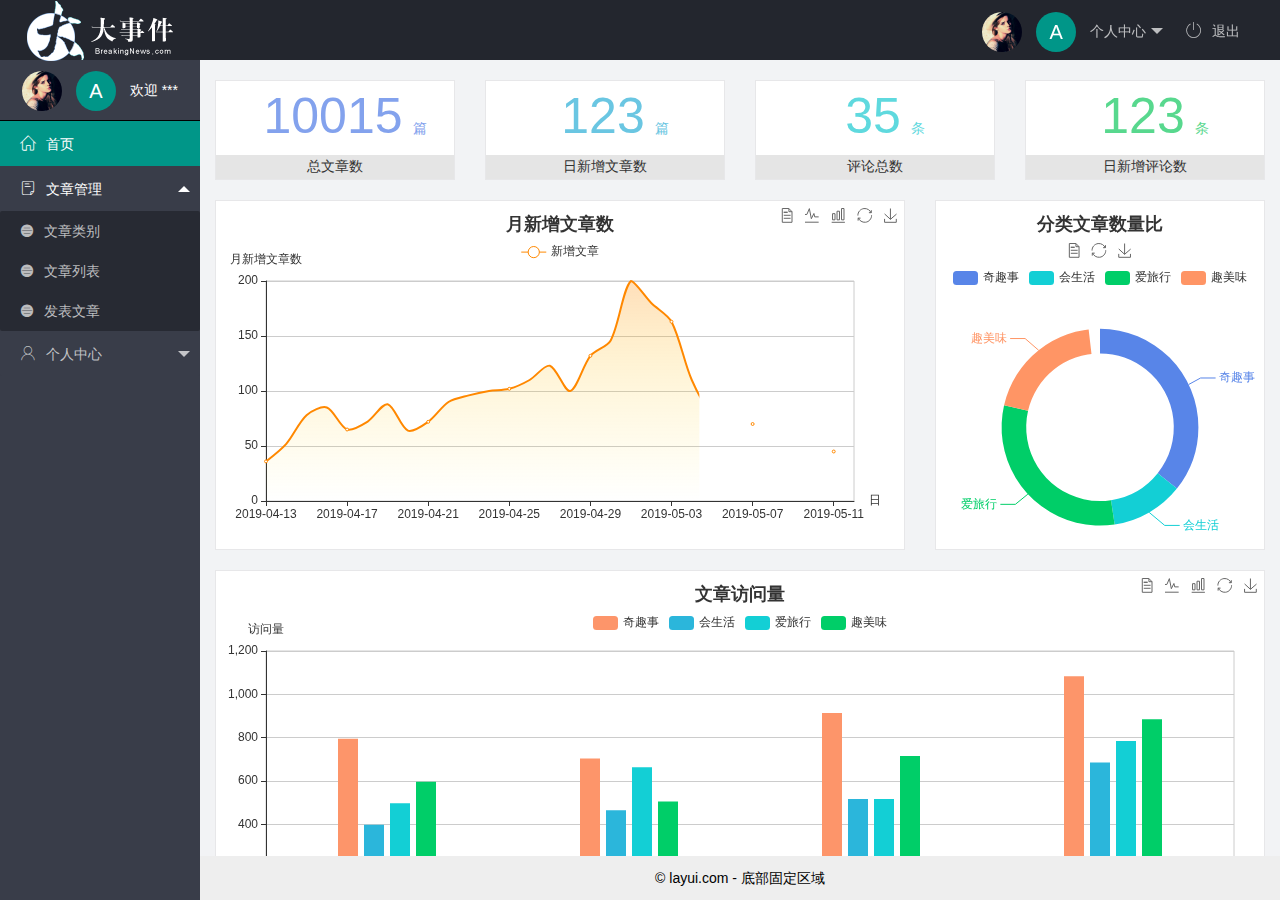
<file: index.html>
<!DOCTYPE html>
<html lang="en">

<head>
    <meta charset="UTF-8">
    <meta name="viewport" content="width=device-width, initial-scale=1.0">
    <title>Document</title>
    <link rel="stylesheet" href="/assets/lib/layui/css/layui.css">
    <link rel="stylesheet" href="/assets/fonts/iconfont.css">
    <link rel="stylesheet" href="/assets/css/index.css">
</head>

<body>

    <body class="layui-layout-body">
        <div class="layui-layout layui-layout-admin">
            <div class="layui-header">

                <div class="layui-logo">
                    <img src="/assets/images/logo.png" alt="">
                </div>
                <!-- 头部区域（可配合layui已有的水平导航） -->

                <ul class="layui-nav layui-layout-right">
                    <li class="layui-nav-item">
                        <a href="javascript:;" class="userinfo">
                            <img src="/assets/images/sample.jpg" class="layui-nav-img">
                            <span class="text-avatar">A</span> 个人中心
                        </a>
                        <dl class="layui-nav-child">
                            <dd><a href="">基本资料</a></dd>
                            <dd><a href="">更换头像</a></dd>
                            <dd><a href="">重置密码</a></dd>
                        </dl>
                    </li>
                    <li class="layui-nav-item"><a href="javascript:;" id="btnexit"><span class="iconfont icon-tuichu"></span>退出</a></li>
                </ul>
            </div>

            <div class="layui-side layui-bg-black">

                <div class="layui-side-scroll">
                    <div class="userinfo">
                        <img src="/assets/images/sample.jpg" class="layui-nav-img">
                        <span class="text-avatar">A</span>
                        <span id="welcome">欢迎 ***</span>
                    </div>
                    <!-- 左侧导航区域（可配合layui已有的垂直导航） -->

                    <ul class="layui-nav layui-nav-tree" lay-filter="test" lay-shrink="all">
                        <li class="layui-nav-item layui-this"><a href="/home/dashboard.html" target="fm"><span class="iconfont icon-home"></span>首页</a></li>
                        <li class="layui-nav-item layui-nav-itemed">
                            <a class="" href="javascript:;"><span class="iconfont icon-16"></span>文章管理</a>
                            <dl class="layui-nav-child">
                                <dd><a href="javascript:;"><i class="layui-icon layui-icon-menu-fill"></i>文章类别</a></dd>
                                <dd><a href="javascript:;"><i class="layui-icon layui-icon-menu-fill"></i>文章列表</a></dd>
                                <dd><a href="javascript:;"><i class="layui-icon layui-icon-menu-fill"></i>发表文章</a></dd>

                            </dl>
                        </li>
                        <li class="layui-nav-item">
                            <a href="javascript:;"><span class="iconfont icon-user"></span>个人中心</a>
                            <dl class="layui-nav-child">
                                <dd><a href="javascript:;"><i class="layui-icon layui-icon-menu-fill"></i>基本资料</a></dd>
                                <dd><a href="javascript:;"><i class="layui-icon layui-icon-menu-fill"></i>更换头像</a></dd>
                                <dd><a href="javascript:;"><i class="layui-icon layui-icon-menu-fill"></i>重置密码</a></dd>

                            </dl>
                        </li>


                    </ul>
                </div>
            </div>

            <div class="layui-body">
                <!-- 内容主体区域 -->
                <iframe name="fm" src="/home/dashboard.html" frameborder="0"></iframe>
            </div>

            <div class="layui-footer">
                <!-- 底部固定区域 -->
                © layui.com - 底部固定区域
            </div>
        </div>

        <script src="/assets/lib/layui/layui.all.js"></script>
        <script src="/assets/lib/jquery.js"></script>
        <script src="/assets/js/baseAPI.js"></script>
        <script src="/assets/js/index.js"></script>
    </body>


</body>

</html>
</file>
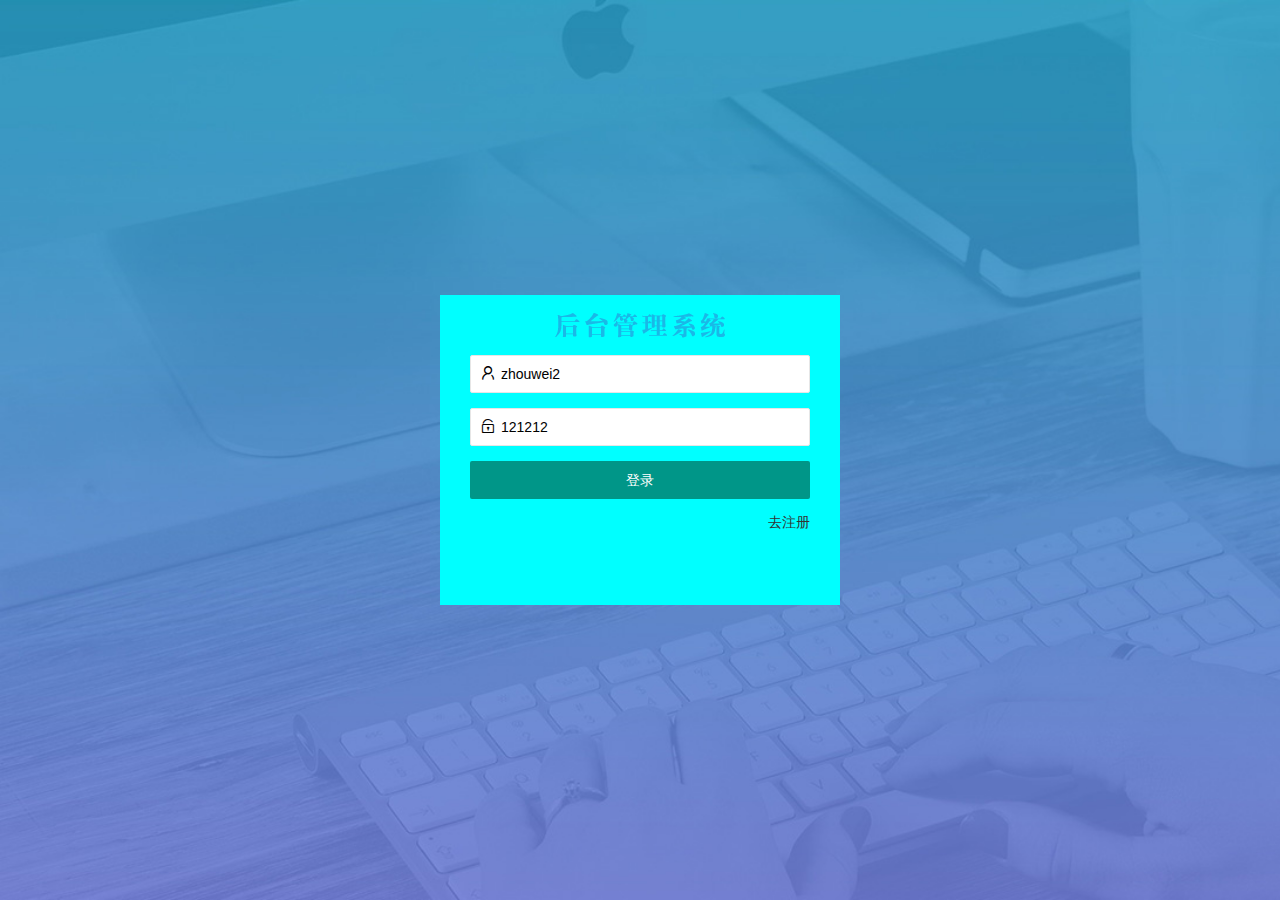
<file: login.html>
<!DOCTYPE html>
<html lang="en">

<head>
    <meta charset="UTF-8">
    <meta name="viewport" content="width=device-width, initial-scale=1.0">
    <title>Document</title>
    <link rel="stylesheet" href="/assets/lib/layui/css/layui.css">
    <!-- 引入login.css -->
    <link rel="stylesheet" href="/assets/css/login.css">
</head>

<body>
    <!-- login头部区域  版心-->
    <div class="layui-main">
    </div>
    <div class="loginAndRegBox">
        <!-- 表单登陆区域 -->
        <div class="login-box">
            <!-- 表单头部区域 -->
            <div class="login-title"></div>
            <!-- 表单登录区域 -->
            <form class="layui-form" id="form-login">
                <!-- 用户名 -->
                <div class="layui-form-item">
                    <i class="layui-icon layui-icon-username"></i>
                    <input value="zhouwei2" type="text" name="username" required lay-verify="required" placeholder="请输入用户名" autocomplete="off" class="layui-input">
                </div>
                <!-- 密码框 -->
                <div class="layui-form-item">
                    <i class="layui-icon layui-icon-password"></i>
                    <input value="121212" type="text" name="password" required lay-verify="required|pwd" placeholder="请输入密码" autocomplete="off" class="layui-input">
                </div>
                <!-- 登录 -->
                <div class="layui-form-item">
                    <button class="layui-btn layui-btn-fluid" lay-submit>登录</button>
                </div>
                <!-- a链接 -->
                <div class="layui-form-item links">
                    <a href="javascript:;" id="link_reg">去注册</a>
                </div>
            </form>
        </div>
        <!-- 表单注册区域 -->
        <div class="reg-box" style="display: none;">
            <div class="login-title"></div>
            <!-- 表单注册区域 -->
            <form class="layui-form" id="form-reg">
                <!-- 用户名 -->
                <div class="layui-form-item">
                    <i class="layui-icon layui-icon-username"></i>
                    <input type="text" name="username" required lay-verify="required" placeholder="请输入用户名" autocomplete="off" class="layui-input">
                </div>
                <!-- 密码框 -->
                <div class="layui-form-item">
                    <i class="layui-icon layui-icon-password"></i>
                    <input type="text" name="password" required lay-verify="required|pwd" placeholder="请输入密码" autocomplete="off" class="layui-input">
                </div>
                <!-- 确认密码框 -->
                <div class="layui-form-item">
                    <i class="layui-icon layui-icon-password"></i>
                    <input type="text" name="repassword" required lay-verify="required|pwd|repwd" placeholder="请再次确认密码" autocomplete="off" class="layui-input">
                </div>
                <!-- 登录 -->
                <div class="layui-form-item">
                    <button class="layui-btn layui-btn-fluid" lay-submit>注册</button>
                </div>
                <!-- a链接 -->
                <div class="layui-form-item links">
                    <a href="javascript:;" id="link_login">去登录</a>
                </div>
            </form>
        </div>
    </div>



    <!-- 引入layui.all.js -->
    <script src="/assets/lib/layui/layui.all.js"></script>
    <script src="/assets/lib/jquery.js"></script>
    <!-- 引入login.js -->
    <script src="/assets/js/baseAPI.js"></script>
    <script src="/assets/js/login.js"></script>
</body>

</html>
</file>
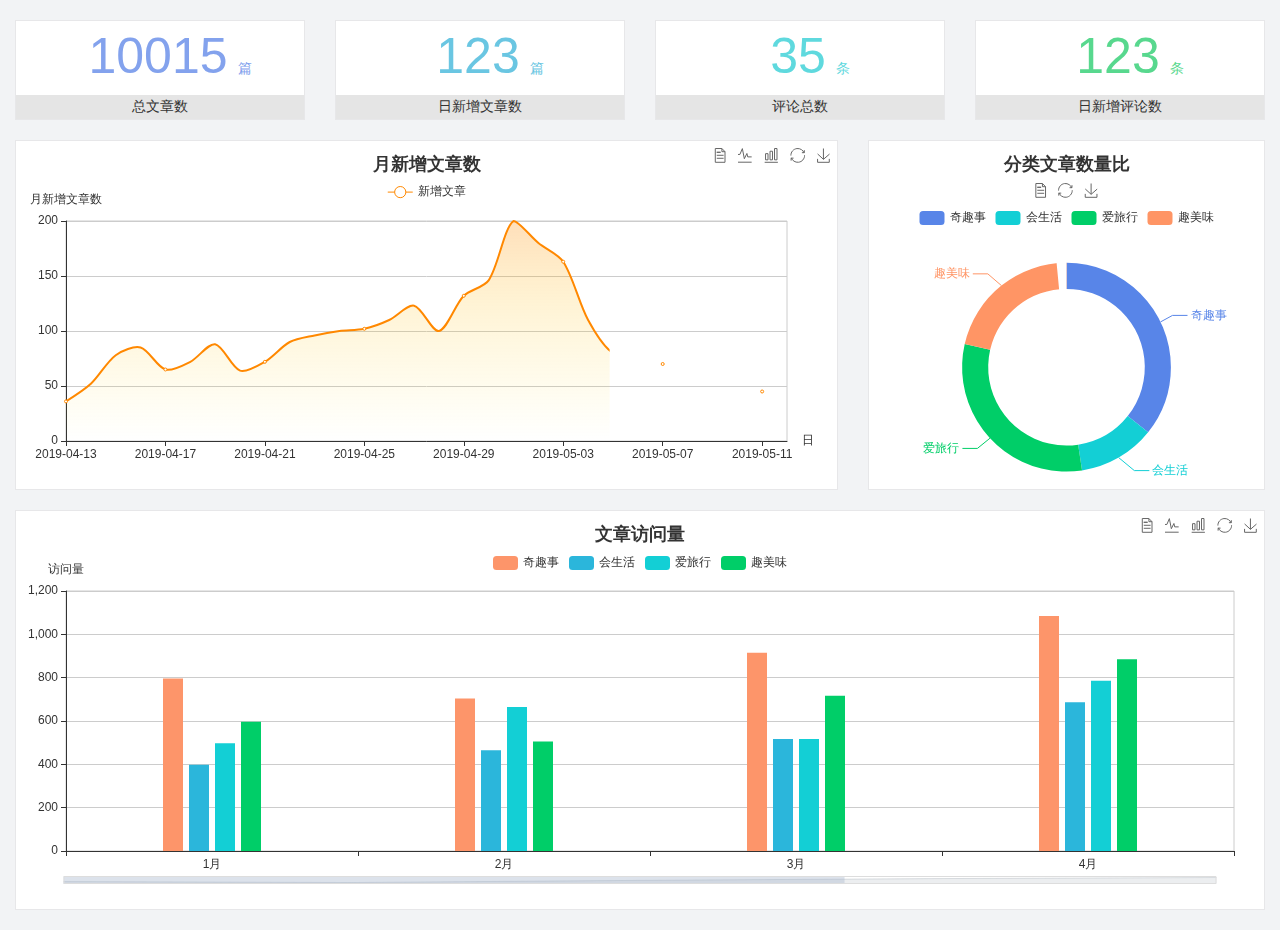
<file: home/dashboard.html>
<!DOCTYPE html>
<html lang="en">

<head>
  <meta charset="UTF-8">
  <meta name="viewport" content="width=device-width, initial-scale=1.0">
  <meta http-equiv="X-UA-Compatible" content="ie=edge">
  <title>图表统计</title>
  <link rel="stylesheet" href="../assets/lib/bootstrap.css" />
  <link rel="stylesheet" href="../assets/lib/main.css" />
  <script src="../assets/lib/jquery.js"></script>
  <script type="text/javascript" src="../assets/lib/echarts.min.js"></script>
</head>

<body>
  <div class="container-fluid">
    <div class="row spannel_list">
      <div class="col-sm-3 col-xs-6">
        <div class="spannel">
          <em>10015</em><span>篇</span>
          <b>总文章数</b>
        </div>
      </div>
      <div class="col-sm-3 col-xs-6">
        <div class="spannel scolor01">
          <em>123</em><span>篇</span>
          <b>日新增文章数</b>
        </div>
      </div>
      <div class="col-sm-3 col-xs-6">
        <div class="spannel scolor02">
          <em>35</em><span>条</span>
          <b>评论总数</b>
        </div>
      </div>
      <div class="col-sm-3 col-xs-6">
        <div class="spannel scolor03">
          <em>123</em><span>条</span>
          <b>日新增评论数</b>
        </div>
      </div>
    </div>
  </div>

  <div class="container-fluid">
    <div class="row curve-pie">
      <div class="col-lg-8 col-md-8">
        <div class="gragh_pannel" id="curve_show"></div>
      </div>
      <div class="col-lg-4 col-md-4">
        <div class="gragh_pannel" id="pie_show"></div>
      </div>
    </div>
  </div>

  <div class="container-fluid">
    <div class="column_pannel" id="column_show"></div>
  </div>

  <script>
    var oChart = echarts.init(document.getElementById('curve_show'));
    var aList_all = [
      { 'count': 36, 'date': '2019-04-13' },
      { 'count': 52, 'date': '2019-04-14' },
      { 'count': 78, 'date': '2019-04-15' },
      { 'count': 85, 'date': '2019-04-16' },
      { 'count': 65, 'date': '2019-04-17' },
      { 'count': 72, 'date': '2019-04-18' },
      { 'count': 88, 'date': '2019-04-19' },
      { 'count': 64, 'date': '2019-04-20' },
      { 'count': 72, 'date': '2019-04-21' },
      { 'count': 90, 'date': '2019-04-22' },
      { 'count': 96, 'date': '2019-04-23' },
      { 'count': 100, 'date': '2019-04-24' },
      { 'count': 102, 'date': '2019-04-25' },
      { 'count': 110, 'date': '2019-04-26' },
      { 'count': 123, 'date': '2019-04-27' },
      { 'count': 100, 'date': '2019-04-28' },
      { 'count': 132, 'date': '2019-04-29' },
      { 'count': 146, 'date': '2019-04-30' },
      { 'count': 200, 'date': '2019-05-01' },
      { 'count': 180, 'date': '2019-05-02' },
      { 'count': 163, 'date': '2019-05-03' },
      { 'count': 110, 'date': '2019-05-04' },
      { 'count': 80, 'date': '2019-05-05' },
      { 'count': 82, 'date': '2019-05-06' },
      { 'count': 70, 'date': '2019-05-07' },
      { 'count': 65, 'date': '2019-05-08' },
      { 'count': 54, 'date': '2019-05-09' },
      { 'count': 40, 'date': '2019-05-10' },
      { 'count': 45, 'date': '2019-05-11' },
      { 'count': 38, 'date': '2019-05-12' },
    ];

    let aCount = [];
    let aDate = [];

    for (var i = 0; i < aList_all.length; i++) {
      aCount.push(aList_all[i].count);
      aDate.push(aList_all[i].date);
    }

    var chartopt = {
      title: {
        text: '月新增文章数',
        left: 'center',
        top: '10'
      },
      tooltip: {
        trigger: 'axis'
      },
      legend: {
        data: ['新增文章'],
        top: '40'
      },
      toolbox: {
        show: true,
        feature: {
          mark: { show: true },
          dataView: { show: true, readOnly: false },
          magicType: { show: true, type: ['line', 'bar'] },
          restore: { show: true },
          saveAsImage: { show: true }
        }
      },
      calculable: true,
      xAxis: [
        {
          name: '日',
          type: 'category',
          boundaryGap: false,
          data: aDate
        }
      ],
      yAxis: [
        {
          name: '月新增文章数',
          type: 'value'
        }
      ],
      series: [
        {
          name: '新增文章',
          type: 'line',
          smooth: true,
          itemStyle: { normal: { areaStyle: { type: 'default' }, color: '#f80' }, lineStyle: { color: '#f80' } },
          data: aCount
        }],
      areaStyle: {
        normal: {
          color: new echarts.graphic.LinearGradient(0, 0, 0, 1, [{
            offset: 0,
            color: 'rgba(255,136,0,0.39)'
          }, {
            offset: .34,
            color: 'rgba(255,180,0,0.25)'
          }, {
            offset: 1,
            color: 'rgba(255,222,0,0.00)'
          }])

        }
      },
      grid: {
        show: true,
        x: 50,
        x2: 50,
        y: 80,
        height: 220
      }
    };

    oChart.setOption(chartopt);


    var oPie = echarts.init(document.getElementById('pie_show'));
    var oPieopt =
    {
      title: {
        top: 10,
        text: '分类文章数量比',
        x: 'center'
      },
      tooltip: {
        trigger: 'item',
        formatter: "{a} <br/>{b} : {c} ({d}%)"
      },
      color: ['#5885e8', '#13cfd5', '#00ce68', '#ff9565'],
      legend: {
        x: 'center',
        top: 65,
        data: ['奇趣事', '会生活', '爱旅行', '趣美味']
      },
      toolbox: {
        show: true,
        x: 'center',
        top: 35,
        feature: {
          mark: { show: true },
          dataView: { show: true, readOnly: false },
          magicType: {
            show: true,
            type: ['pie', 'funnel'],
            option: {
              funnel: {
                x: '25%',
                width: '50%',
                funnelAlign: 'left',
                max: 1548
              }
            }
          },
          restore: { show: true },
          saveAsImage: { show: true }
        }
      },
      calculable: true,
      series: [
        {
          name: '访问来源',
          type: 'pie',
          radius: ['45%', '60%'],
          center: ['50%', '65%'],
          data: [
            { value: 300, name: '奇趣事' },
            { value: 100, name: '会生活' },
            { value: 260, name: '爱旅行' },
            { value: 180, name: '趣美味' }
          ]
        }
      ]
    };
    oPie.setOption(oPieopt);



    var oColumn = this.echarts.init(document.getElementById('column_show'));
    var oColumnopt =
    {
      title: {
        text: '文章访问量',
        left: 'center',
        top: '10'
      },
      tooltip: {
        trigger: 'axis'
      },
      legend: {
        data: ['奇趣事', '会生活', '爱旅行', '趣美味'],
        top: '40'
      },
      toolbox: {
        show: true,
        feature: {
          mark: { show: true },
          dataView: { show: true, readOnly: false },
          magicType: { show: true, type: ['line', 'bar'] },
          restore: { show: true },
          saveAsImage: { show: true }
        }
      },
      calculable: true,
      xAxis: [
        {
          type: 'category',
          data: ['1月', '2月', '3月', '4月', '5月']
        }
      ],
      yAxis: [
        {
          name: '访问量',
          type: 'value'
        }
      ],
      series: [
        {
          name: '奇趣事',
          type: 'bar',
          barWidth: 20,
          itemStyle: {
            normal: { areaStyle: { type: 'default' }, color: '#fd956a' }
          },
          data: [800, 708, 920, 1090, 1200]
        },
        {
          name: '会生活',
          type: 'bar',
          barWidth: 20,
          itemStyle: {
            normal: { areaStyle: { type: 'default' }, color: '#2bb6db' }
          },
          data: [400, 468, 520, 690, 800]
        },
        {
          name: '爱旅行',
          type: 'bar',
          barWidth: 20,
          itemStyle: {
            normal: { areaStyle: { type: 'default' }, color: '#13cfd5' }
          },
          data: [500, 668, 520, 790, 900]
        },
        {
          name: '趣美味',
          type: 'bar',
          barWidth: 20,
          itemStyle: {
            normal: { areaStyle: { type: 'default' }, color: '#00ce68' }
          },
          data: [600, 508, 720, 890, 1000]
        }
      ],
      grid: {
        show: true,
        x: 50,
        x2: 30,
        y: 80,
        height: 260
      },
      dataZoom: [//给x轴设置滚动条
        {
          start: 0,//默认为0
          end: 100 - 1000 / 31,//默认为100
          type: 'slider',
          show: true,
          xAxisIndex: [0],
          handleSize: 0,//滑动条的 左右2个滑动条的大小
          height: 8,//组件高度
          left: 45, //左边的距离
          right: 50,//右边的距离
          bottom: 26,//右边的距离
          handleColor: '#ddd',//h滑动图标的颜色
          handleStyle: {
            borderColor: "#cacaca",
            borderWidth: "1",
            shadowBlur: 2,
            background: "#ddd",
            shadowColor: "#ddd",
          }
        }]
    };
    oColumn.setOption(oColumnopt);
  </script>
</body>

</html>
</file>
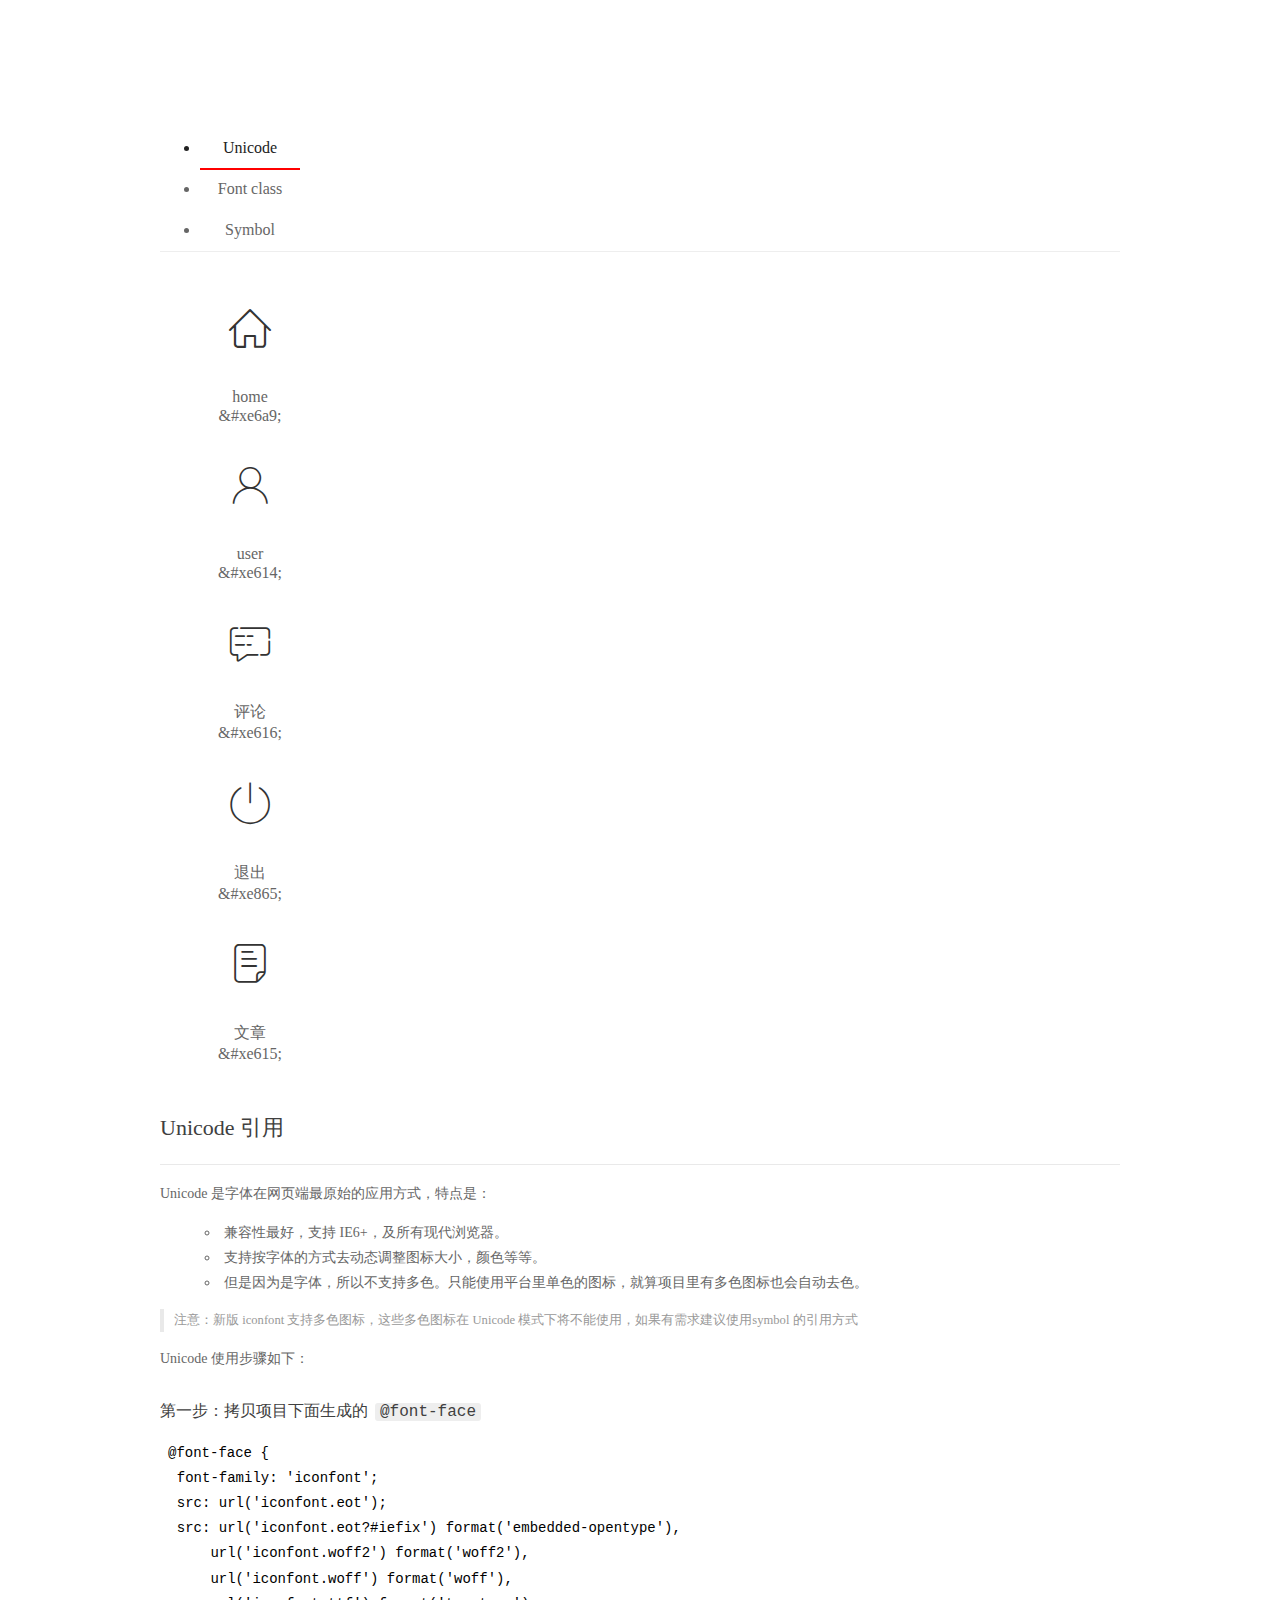
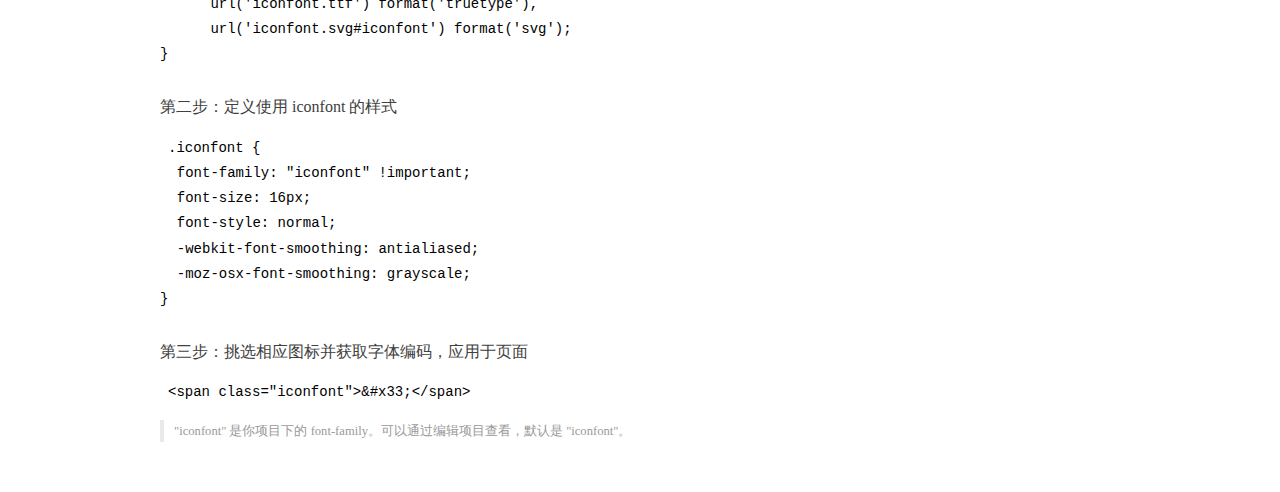
<file: assets/fonts/demo_index.html>
<!DOCTYPE html>
<html>
<head>
  <meta charset="utf-8"/>
  <title>IconFont Demo</title>
  <link rel="shortcut icon" href="https://gtms04.alicdn.com/tps/i4/TB1_oz6GVXXXXaFXpXXJDFnIXXX-64-64.ico" type="image/x-icon"/>
  <link rel="stylesheet" href="https://g.alicdn.com/thx/cube/1.3.2/cube.min.css">
  <link rel="stylesheet" href="demo.css">
  <link rel="stylesheet" href="iconfont.css">
  <script src="iconfont.js"></script>
  <!-- jQuery -->
  <script src="https://a1.alicdn.com/oss/uploads/2018/12/26/7bfddb60-08e8-11e9-9b04-53e73bb6408b.js"></script>
  <!-- 代码高亮 -->
  <script src="https://a1.alicdn.com/oss/uploads/2018/12/26/a3f714d0-08e6-11e9-8a15-ebf944d7534c.js"></script>
</head>
<body>
  <div class="main">
    <h1 class="logo"><a href="https://www.iconfont.cn/" title="iconfont 首页" target="_blank">&#xe86b;</a></h1>
    <div class="nav-tabs">
      <ul id="tabs" class="dib-box">
        <li class="dib active"><span>Unicode</span></li>
        <li class="dib"><span>Font class</span></li>
        <li class="dib"><span>Symbol</span></li>
      </ul>
      
    </div>
    <div class="tab-container">
      <div class="content unicode" style="display: block;">
          <ul class="icon_lists dib-box">
          
            <li class="dib">
              <span class="icon iconfont">&#xe6a9;</span>
                <div class="name">home</div>
                <div class="code-name">&amp;#xe6a9;</div>
              </li>
          
            <li class="dib">
              <span class="icon iconfont">&#xe614;</span>
                <div class="name">user</div>
                <div class="code-name">&amp;#xe614;</div>
              </li>
          
            <li class="dib">
              <span class="icon iconfont">&#xe616;</span>
                <div class="name">评论</div>
                <div class="code-name">&amp;#xe616;</div>
              </li>
          
            <li class="dib">
              <span class="icon iconfont">&#xe865;</span>
                <div class="name">退出</div>
                <div class="code-name">&amp;#xe865;</div>
              </li>
          
            <li class="dib">
              <span class="icon iconfont">&#xe615;</span>
                <div class="name">文章</div>
                <div class="code-name">&amp;#xe615;</div>
              </li>
          
          </ul>
          <div class="article markdown">
          <h2 id="unicode-">Unicode 引用</h2>
          <hr>

          <p>Unicode 是字体在网页端最原始的应用方式，特点是：</p>
          <ul>
            <li>兼容性最好，支持 IE6+，及所有现代浏览器。</li>
            <li>支持按字体的方式去动态调整图标大小，颜色等等。</li>
            <li>但是因为是字体，所以不支持多色。只能使用平台里单色的图标，就算项目里有多色图标也会自动去色。</li>
          </ul>
          <blockquote>
            <p>注意：新版 iconfont 支持多色图标，这些多色图标在 Unicode 模式下将不能使用，如果有需求建议使用symbol 的引用方式</p>
          </blockquote>
          <p>Unicode 使用步骤如下：</p>
          <h3 id="-font-face">第一步：拷贝项目下面生成的 <code>@font-face</code></h3>
<pre><code class="language-css"
>@font-face {
  font-family: 'iconfont';
  src: url('iconfont.eot');
  src: url('iconfont.eot?#iefix') format('embedded-opentype'),
      url('iconfont.woff2') format('woff2'),
      url('iconfont.woff') format('woff'),
      url('iconfont.ttf') format('truetype'),
      url('iconfont.svg#iconfont') format('svg');
}
</code></pre>
          <h3 id="-iconfont-">第二步：定义使用 iconfont 的样式</h3>
<pre><code class="language-css"
>.iconfont {
  font-family: "iconfont" !important;
  font-size: 16px;
  font-style: normal;
  -webkit-font-smoothing: antialiased;
  -moz-osx-font-smoothing: grayscale;
}
</code></pre>
          <h3 id="-">第三步：挑选相应图标并获取字体编码，应用于页面</h3>
<pre>
<code class="language-html"
>&lt;span class="iconfont"&gt;&amp;#x33;&lt;/span&gt;
</code></pre>
          <blockquote>
            <p>"iconfont" 是你项目下的 font-family。可以通过编辑项目查看，默认是 "iconfont"。</p>
          </blockquote>
          </div>
      </div>
      <div class="content font-class">
        <ul class="icon_lists dib-box">
          
          <li class="dib">
            <span class="icon iconfont icon-home"></span>
            <div class="name">
              home
            </div>
            <div class="code-name">.icon-home
            </div>
          </li>
          
          <li class="dib">
            <span class="icon iconfont icon-user"></span>
            <div class="name">
              user
            </div>
            <div class="code-name">.icon-user
            </div>
          </li>
          
          <li class="dib">
            <span class="icon iconfont icon-pinglun"></span>
            <div class="name">
              评论
            </div>
            <div class="code-name">.icon-pinglun
            </div>
          </li>
          
          <li class="dib">
            <span class="icon iconfont icon-tuichu"></span>
            <div class="name">
              退出
            </div>
            <div class="code-name">.icon-tuichu
            </div>
          </li>
          
          <li class="dib">
            <span class="icon iconfont icon-16"></span>
            <div class="name">
              文章
            </div>
            <div class="code-name">.icon-16
            </div>
          </li>
          
        </ul>
        <div class="article markdown">
        <h2 id="font-class-">font-class 引用</h2>
        <hr>

        <p>font-class 是 Unicode 使用方式的一种变种，主要是解决 Unicode 书写不直观，语意不明确的问题。</p>
        <p>与 Unicode 使用方式相比，具有如下特点：</p>
        <ul>
          <li>兼容性良好，支持 IE8+，及所有现代浏览器。</li>
          <li>相比于 Unicode 语意明确，书写更直观。可以很容易分辨这个 icon 是什么。</li>
          <li>因为使用 class 来定义图标，所以当要替换图标时，只需要修改 class 里面的 Unicode 引用。</li>
          <li>不过因为本质上还是使用的字体，所以多色图标还是不支持的。</li>
        </ul>
        <p>使用步骤如下：</p>
        <h3 id="-fontclass-">第一步：引入项目下面生成的 fontclass 代码：</h3>
<pre><code class="language-html">&lt;link rel="stylesheet" href="./iconfont.css"&gt;
</code></pre>
        <h3 id="-">第二步：挑选相应图标并获取类名，应用于页面：</h3>
<pre><code class="language-html">&lt;span class="iconfont icon-xxx"&gt;&lt;/span&gt;
</code></pre>
        <blockquote>
          <p>"
            iconfont" 是你项目下的 font-family。可以通过编辑项目查看，默认是 "iconfont"。</p>
        </blockquote>
      </div>
      </div>
      <div class="content symbol">
          <ul class="icon_lists dib-box">
          
            <li class="dib">
                <svg class="icon svg-icon" aria-hidden="true">
                  <use xlink:href="#icon-home"></use>
                </svg>
                <div class="name">home</div>
                <div class="code-name">#icon-home</div>
            </li>
          
            <li class="dib">
                <svg class="icon svg-icon" aria-hidden="true">
                  <use xlink:href="#icon-user"></use>
                </svg>
                <div class="name">user</div>
                <div class="code-name">#icon-user</div>
            </li>
          
            <li class="dib">
                <svg class="icon svg-icon" aria-hidden="true">
                  <use xlink:href="#icon-pinglun"></use>
                </svg>
                <div class="name">评论</div>
                <div class="code-name">#icon-pinglun</div>
            </li>
          
            <li class="dib">
                <svg class="icon svg-icon" aria-hidden="true">
                  <use xlink:href="#icon-tuichu"></use>
                </svg>
                <div class="name">退出</div>
                <div class="code-name">#icon-tuichu</div>
            </li>
          
            <li class="dib">
                <svg class="icon svg-icon" aria-hidden="true">
                  <use xlink:href="#icon-16"></use>
                </svg>
                <div class="name">文章</div>
                <div class="code-name">#icon-16</div>
            </li>
          
          </ul>
          <div class="article markdown">
          <h2 id="symbol-">Symbol 引用</h2>
          <hr>

          <p>这是一种全新的使用方式，应该说这才是未来的主流，也是平台目前推荐的用法。相关介绍可以参考这篇<a href="">文章</a>
            这种用法其实是做了一个 SVG 的集合，与另外两种相比具有如下特点：</p>
          <ul>
            <li>支持多色图标了，不再受单色限制。</li>
            <li>通过一些技巧，支持像字体那样，通过 <code>font-size</code>, <code>color</code> 来调整样式。</li>
            <li>兼容性较差，支持 IE9+，及现代浏览器。</li>
            <li>浏览器渲染 SVG 的性能一般，还不如 png。</li>
          </ul>
          <p>使用步骤如下：</p>
          <h3 id="-symbol-">第一步：引入项目下面生成的 symbol 代码：</h3>
<pre><code class="language-html">&lt;script src="./iconfont.js"&gt;&lt;/script&gt;
</code></pre>
          <h3 id="-css-">第二步：加入通用 CSS 代码（引入一次就行）：</h3>
<pre><code class="language-html">&lt;style&gt;
.icon {
  width: 1em;
  height: 1em;
  vertical-align: -0.15em;
  fill: currentColor;
  overflow: hidden;
}
&lt;/style&gt;
</code></pre>
          <h3 id="-">第三步：挑选相应图标并获取类名，应用于页面：</h3>
<pre><code class="language-html">&lt;svg class="icon" aria-hidden="true"&gt;
  &lt;use xlink:href="#icon-xxx"&gt;&lt;/use&gt;
&lt;/svg&gt;
</code></pre>
          </div>
      </div>

    </div>
  </div>
  <script>
  $(document).ready(function () {
      $('.tab-container .content:first').show()

      $('#tabs li').click(function (e) {
        var tabContent = $('.tab-container .content')
        var index = $(this).index()

        if ($(this).hasClass('active')) {
          return
        } else {
          $('#tabs li').removeClass('active')
          $(this).addClass('active')

          tabContent.hide().eq(index).fadeIn()
        }
      })
    })
  </script>
</body>
</html>
</file>
<file: assets/lib/layui/css/layui.css>
/** layui-v2.5.5 MIT License By https://www.layui.com */
 .layui-inline,img{display:inline-block;vertical-align:middle}h1,h2,h3,h4,h5,h6{font-weight:400}.layui-edge,.layui-header,.layui-inline,.layui-main{position:relative}.layui-body,.layui-edge,.layui-elip{overflow:hidden}.layui-btn,.layui-edge,.layui-inline,img{vertical-align:middle}.layui-btn,.layui-disabled,.layui-icon,.layui-unselect{-moz-user-select:none;-webkit-user-select:none;-ms-user-select:none}.layui-elip,.layui-form-checkbox span,.layui-form-pane .layui-form-label{text-overflow:ellipsis;white-space:nowrap}.layui-breadcrumb,.layui-tree-btnGroup{visibility:hidden}blockquote,body,button,dd,div,dl,dt,form,h1,h2,h3,h4,h5,h6,input,li,ol,p,pre,td,textarea,th,ul{margin:0;padding:0;-webkit-tap-highlight-color:rgba(0,0,0,0)}a:active,a:hover{outline:0}img{border:none}li{list-style:none}table{border-collapse:collapse;border-spacing:0}h4,h5,h6{font-size:100%}button,input,optgroup,option,select,textarea{font-family:inherit;font-size:inherit;font-style:inherit;font-weight:inherit;outline:0}pre{white-space:pre-wrap;white-space:-moz-pre-wrap;white-space:-pre-wrap;white-space:-o-pre-wrap;word-wrap:break-word}body{line-height:24px;font:14px Helvetica Neue,Helvetica,PingFang SC,Tahoma,Arial,sans-serif}hr{height:1px;margin:10px 0;border:0;clear:both}a{color:#333;text-decoration:none}a:hover{color:#777}a cite{font-style:normal;*cursor:pointer}.layui-border-box,.layui-border-box *{box-sizing:border-box}.layui-box,.layui-box *{box-sizing:content-box}.layui-clear{clear:both;*zoom:1}.layui-clear:after{content:'\20';clear:both;*zoom:1;display:block;height:0}.layui-inline{*display:inline;*zoom:1}.layui-edge{display:inline-block;width:0;height:0;border-width:6px;border-style:dashed;border-color:transparent}.layui-edge-top{top:-4px;border-bottom-color:#999;border-bottom-style:solid}.layui-edge-right{border-left-color:#999;border-left-style:solid}.layui-edge-bottom{top:2px;border-top-color:#999;border-top-style:solid}.layui-edge-left{border-right-color:#999;border-right-style:solid}.layui-disabled,.layui-disabled:hover{color:#d2d2d2!important;cursor:not-allowed!important}.layui-circle{border-radius:100%}.layui-show{display:block!important}.layui-hide{display:none!important}@font-face{font-family:layui-icon;src:url(../font/iconfont.eot?v=250);src:url(../font/iconfont.eot?v=250#iefix) format('embedded-opentype'),url(../font/iconfont.woff2?v=250) format('woff2'),url(../font/iconfont.woff?v=250) format('woff'),url(../font/iconfont.ttf?v=250) format('truetype'),url(../font/iconfont.svg?v=250#layui-icon) format('svg')}.layui-icon{font-family:layui-icon!important;font-size:16px;font-style:normal;-webkit-font-smoothing:antialiased;-moz-osx-font-smoothing:grayscale}.layui-icon-reply-fill:before{content:"\e611"}.layui-icon-set-fill:before{content:"\e614"}.layui-icon-menu-fill:before{content:"\e60f"}.layui-icon-search:before{content:"\e615"}.layui-icon-share:before{content:"\e641"}.layui-icon-set-sm:before{content:"\e620"}.layui-icon-engine:before{content:"\e628"}.layui-icon-close:before{content:"\1006"}.layui-icon-close-fill:before{content:"\1007"}.layui-icon-chart-screen:before{content:"\e629"}.layui-icon-star:before{content:"\e600"}.layui-icon-circle-dot:before{content:"\e617"}.layui-icon-chat:before{content:"\e606"}.layui-icon-release:before{content:"\e609"}.layui-icon-list:before{content:"\e60a"}.layui-icon-chart:before{content:"\e62c"}.layui-icon-ok-circle:before{content:"\1005"}.layui-icon-layim-theme:before{content:"\e61b"}.layui-icon-table:before{content:"\e62d"}.layui-icon-right:before{content:"\e602"}.layui-icon-left:before{content:"\e603"}.layui-icon-cart-simple:before{content:"\e698"}.layui-icon-face-cry:before{content:"\e69c"}.layui-icon-face-smile:before{content:"\e6af"}.layui-icon-survey:before{content:"\e6b2"}.layui-icon-tree:before{content:"\e62e"}.layui-icon-upload-circle:before{content:"\e62f"}.layui-icon-add-circle:before{content:"\e61f"}.layui-icon-download-circle:before{content:"\e601"}.layui-icon-templeate-1:before{content:"\e630"}.layui-icon-util:before{content:"\e631"}.layui-icon-face-surprised:before{content:"\e664"}.layui-icon-edit:before{content:"\e642"}.layui-icon-speaker:before{content:"\e645"}.layui-icon-down:before{content:"\e61a"}.layui-icon-file:before{content:"\e621"}.layui-icon-layouts:before{content:"\e632"}.layui-icon-rate-half:before{content:"\e6c9"}.layui-icon-add-circle-fine:before{content:"\e608"}.layui-icon-prev-circle:before{content:"\e633"}.layui-icon-read:before{content:"\e705"}.layui-icon-404:before{content:"\e61c"}.layui-icon-carousel:before{content:"\e634"}.layui-icon-help:before{content:"\e607"}.layui-icon-code-circle:before{content:"\e635"}.layui-icon-water:before{content:"\e636"}.layui-icon-username:before{content:"\e66f"}.layui-icon-find-fill:before{content:"\e670"}.layui-icon-about:before{content:"\e60b"}.layui-icon-location:before{content:"\e715"}.layui-icon-up:before{content:"\e619"}.layui-icon-pause:before{content:"\e651"}.layui-icon-date:before{content:"\e637"}.layui-icon-layim-uploadfile:before{content:"\e61d"}.layui-icon-delete:before{content:"\e640"}.layui-icon-play:before{content:"\e652"}.layui-icon-top:before{content:"\e604"}.layui-icon-friends:before{content:"\e612"}.layui-icon-refresh-3:before{content:"\e9aa"}.layui-icon-ok:before{content:"\e605"}.layui-icon-layer:before{content:"\e638"}.layui-icon-face-smile-fine:before{content:"\e60c"}.layui-icon-dollar:before{content:"\e659"}.layui-icon-group:before{content:"\e613"}.layui-icon-layim-download:before{content:"\e61e"}.layui-icon-picture-fine:before{content:"\e60d"}.layui-icon-link:before{content:"\e64c"}.layui-icon-diamond:before{content:"\e735"}.layui-icon-log:before{content:"\e60e"}.layui-icon-rate-solid:before{content:"\e67a"}.layui-icon-fonts-del:before{content:"\e64f"}.layui-icon-unlink:before{content:"\e64d"}.layui-icon-fonts-clear:before{content:"\e639"}.layui-icon-triangle-r:before{content:"\e623"}.layui-icon-circle:before{content:"\e63f"}.layui-icon-radio:before{content:"\e643"}.layui-icon-align-center:before{content:"\e647"}.layui-icon-align-right:before{content:"\e648"}.layui-icon-align-left:before{content:"\e649"}.layui-icon-loading-1:before{content:"\e63e"}.layui-icon-return:before{content:"\e65c"}.layui-icon-fonts-strong:before{content:"\e62b"}.layui-icon-upload:before{content:"\e67c"}.layui-icon-dialogue:before{content:"\e63a"}.layui-icon-video:before{content:"\e6ed"}.layui-icon-headset:before{content:"\e6fc"}.layui-icon-cellphone-fine:before{content:"\e63b"}.layui-icon-add-1:before{content:"\e654"}.layui-icon-face-smile-b:before{content:"\e650"}.layui-icon-fonts-html:before{content:"\e64b"}.layui-icon-form:before{content:"\e63c"}.layui-icon-cart:before{content:"\e657"}.layui-icon-camera-fill:before{content:"\e65d"}.layui-icon-tabs:before{content:"\e62a"}.layui-icon-fonts-code:before{content:"\e64e"}.layui-icon-fire:before{content:"\e756"}.layui-icon-set:before{content:"\e716"}.layui-icon-fonts-u:before{content:"\e646"}.layui-icon-triangle-d:before{content:"\e625"}.layui-icon-tips:before{content:"\e702"}.layui-icon-picture:before{content:"\e64a"}.layui-icon-more-vertical:before{content:"\e671"}.layui-icon-flag:before{content:"\e66c"}.layui-icon-loading:before{content:"\e63d"}.layui-icon-fonts-i:before{content:"\e644"}.layui-icon-refresh-1:before{content:"\e666"}.layui-icon-rmb:before{content:"\e65e"}.layui-icon-home:before{content:"\e68e"}.layui-icon-user:before{content:"\e770"}.layui-icon-notice:before{content:"\e667"}.layui-icon-login-weibo:before{content:"\e675"}.layui-icon-voice:before{content:"\e688"}.layui-icon-upload-drag:before{content:"\e681"}.layui-icon-login-qq:before{content:"\e676"}.layui-icon-snowflake:before{content:"\e6b1"}.layui-icon-file-b:before{content:"\e655"}.layui-icon-template:before{content:"\e663"}.layui-icon-auz:before{content:"\e672"}.layui-icon-console:before{content:"\e665"}.layui-icon-app:before{content:"\e653"}.layui-icon-prev:before{content:"\e65a"}.layui-icon-website:before{content:"\e7ae"}.layui-icon-next:before{content:"\e65b"}.layui-icon-component:before{content:"\e857"}.layui-icon-more:before{content:"\e65f"}.layui-icon-login-wechat:before{content:"\e677"}.layui-icon-shrink-right:before{content:"\e668"}.layui-icon-spread-left:before{content:"\e66b"}.layui-icon-camera:before{content:"\e660"}.layui-icon-note:before{content:"\e66e"}.layui-icon-refresh:before{content:"\e669"}.layui-icon-female:before{content:"\e661"}.layui-icon-male:before{content:"\e662"}.layui-icon-password:before{content:"\e673"}.layui-icon-senior:before{content:"\e674"}.layui-icon-theme:before{content:"\e66a"}.layui-icon-tread:before{content:"\e6c5"}.layui-icon-praise:before{content:"\e6c6"}.layui-icon-star-fill:before{content:"\e658"}.layui-icon-rate:before{content:"\e67b"}.layui-icon-template-1:before{content:"\e656"}.layui-icon-vercode:before{content:"\e679"}.layui-icon-cellphone:before{content:"\e678"}.layui-icon-screen-full:before{content:"\e622"}.layui-icon-screen-restore:before{content:"\e758"}.layui-icon-cols:before{content:"\e610"}.layui-icon-export:before{content:"\e67d"}.layui-icon-print:before{content:"\e66d"}.layui-icon-slider:before{content:"\e714"}.layui-icon-addition:before{content:"\e624"}.layui-icon-subtraction:before{content:"\e67e"}.layui-icon-service:before{content:"\e626"}.layui-icon-transfer:before{content:"\e691"}.layui-main{width:1140px;margin:0 auto}.layui-header{z-index:1000;height:60px}.layui-header a:hover{transition:all .5s;-webkit-transition:all .5s}.layui-side{position:fixed;left:0;top:0;bottom:0;z-index:999;width:200px;overflow-x:hidden}.layui-side-scroll{position:relative;width:220px;height:100%;overflow-x:hidden}.layui-body{position:absolute;left:200px;right:0;top:0;bottom:0;z-index:998;width:auto;overflow-y:auto;box-sizing:border-box}.layui-layout-body{overflow:hidden}.layui-layout-admin .layui-header{background-color:#23262E}.layui-layout-admin .layui-side{top:60px;width:200px;overflow-x:hidden}.layui-layout-admin .layui-body{position:fixed;top:60px;bottom:44px}.layui-layout-admin .layui-main{width:auto;margin:0 15px}.layui-layout-admin .layui-footer{position:fixed;left:200px;right:0;bottom:0;height:44px;line-height:44px;padding:0 15px;background-color:#eee}.layui-layout-admin .layui-logo{position:absolute;left:0;top:0;width:200px;height:100%;line-height:60px;text-align:center;color:#009688;font-size:16px}.layui-layout-admin .layui-header .layui-nav{background:0 0}.layui-layout-left{position:absolute!important;left:200px;top:0}.layui-layout-right{position:absolute!important;right:0;top:0}.layui-container{position:relative;margin:0 auto;padding:0 15px;box-sizing:border-box}.layui-fluid{position:relative;margin:0 auto;padding:0 15px}.layui-row:after,.layui-row:before{content:'';display:block;clear:both}.layui-col-lg1,.layui-col-lg10,.layui-col-lg11,.layui-col-lg12,.layui-col-lg2,.layui-col-lg3,.layui-col-lg4,.layui-col-lg5,.layui-col-lg6,.layui-col-lg7,.layui-col-lg8,.layui-col-lg9,.layui-col-md1,.layui-col-md10,.layui-col-md11,.layui-col-md12,.layui-col-md2,.layui-col-md3,.layui-col-md4,.layui-col-md5,.layui-col-md6,.layui-col-md7,.layui-col-md8,.layui-col-md9,.layui-col-sm1,.layui-col-sm10,.layui-col-sm11,.layui-col-sm12,.layui-col-sm2,.layui-col-sm3,.layui-col-sm4,.layui-col-sm5,.layui-col-sm6,.layui-col-sm7,.layui-col-sm8,.layui-col-sm9,.layui-col-xs1,.layui-col-xs10,.layui-col-xs11,.layui-col-xs12,.layui-col-xs2,.layui-col-xs3,.layui-col-xs4,.layui-col-xs5,.layui-col-xs6,.layui-col-xs7,.layui-col-xs8,.layui-col-xs9{position:relative;display:block;box-sizing:border-box}.layui-col-xs1,.layui-col-xs10,.layui-col-xs11,.layui-col-xs12,.layui-col-xs2,.layui-col-xs3,.layui-col-xs4,.layui-col-xs5,.layui-col-xs6,.layui-col-xs7,.layui-col-xs8,.layui-col-xs9{float:left}.layui-col-xs1{width:8.33333333%}.layui-col-xs2{width:16.66666667%}.layui-col-xs3{width:25%}.layui-col-xs4{width:33.33333333%}.layui-col-xs5{width:41.66666667%}.layui-col-xs6{width:50%}.layui-col-xs7{width:58.33333333%}.layui-col-xs8{width:66.66666667%}.layui-col-xs9{width:75%}.layui-col-xs10{width:83.33333333%}.layui-col-xs11{width:91.66666667%}.layui-col-xs12{width:100%}.layui-col-xs-offset1{margin-left:8.33333333%}.layui-col-xs-offset2{margin-left:16.66666667%}.layui-col-xs-offset3{margin-left:25%}.layui-col-xs-offset4{margin-left:33.33333333%}.layui-col-xs-offset5{margin-left:41.66666667%}.layui-col-xs-offset6{margin-left:50%}.layui-col-xs-offset7{margin-left:58.33333333%}.layui-col-xs-offset8{margin-left:66.66666667%}.layui-col-xs-offset9{margin-left:75%}.layui-col-xs-offset10{margin-left:83.33333333%}.layui-col-xs-offset11{margin-left:91.66666667%}.layui-col-xs-offset12{margin-left:100%}@media screen and (max-width:768px){.layui-hide-xs{display:none!important}.layui-show-xs-block{display:block!important}.layui-show-xs-inline{display:inline!important}.layui-show-xs-inline-block{display:inline-block!important}}@media screen and (min-width:768px){.layui-container{width:750px}.layui-hide-sm{display:none!important}.layui-show-sm-block{display:block!important}.layui-show-sm-inline{display:inline!important}.layui-show-sm-inline-block{display:inline-block!important}.layui-col-sm1,.layui-col-sm10,.layui-col-sm11,.layui-col-sm12,.layui-col-sm2,.layui-col-sm3,.layui-col-sm4,.layui-col-sm5,.layui-col-sm6,.layui-col-sm7,.layui-col-sm8,.layui-col-sm9{float:left}.layui-col-sm1{width:8.33333333%}.layui-col-sm2{width:16.66666667%}.layui-col-sm3{width:25%}.layui-col-sm4{width:33.33333333%}.layui-col-sm5{width:41.66666667%}.layui-col-sm6{width:50%}.layui-col-sm7{width:58.33333333%}.layui-col-sm8{width:66.66666667%}.layui-col-sm9{width:75%}.layui-col-sm10{width:83.33333333%}.layui-col-sm11{width:91.66666667%}.layui-col-sm12{width:100%}.layui-col-sm-offset1{margin-left:8.33333333%}.layui-col-sm-offset2{margin-left:16.66666667%}.layui-col-sm-offset3{margin-left:25%}.layui-col-sm-offset4{margin-left:33.33333333%}.layui-col-sm-offset5{margin-left:41.66666667%}.layui-col-sm-offset6{margin-left:50%}.layui-col-sm-offset7{margin-left:58.33333333%}.layui-col-sm-offset8{margin-left:66.66666667%}.layui-col-sm-offset9{margin-left:75%}.layui-col-sm-offset10{margin-left:83.33333333%}.layui-col-sm-offset11{margin-left:91.66666667%}.layui-col-sm-offset12{margin-left:100%}}@media screen and (min-width:992px){.layui-container{width:970px}.layui-hide-md{display:none!important}.layui-show-md-block{display:block!important}.layui-show-md-inline{display:inline!important}.layui-show-md-inline-block{display:inline-block!important}.layui-col-md1,.layui-col-md10,.layui-col-md11,.layui-col-md12,.layui-col-md2,.layui-col-md3,.layui-col-md4,.layui-col-md5,.layui-col-md6,.layui-col-md7,.layui-col-md8,.layui-col-md9{float:left}.layui-col-md1{width:8.33333333%}.layui-col-md2{width:16.66666667%}.layui-col-md3{width:25%}.layui-col-md4{width:33.33333333%}.layui-col-md5{width:41.66666667%}.layui-col-md6{width:50%}.layui-col-md7{width:58.33333333%}.layui-col-md8{width:66.66666667%}.layui-col-md9{width:75%}.layui-col-md10{width:83.33333333%}.layui-col-md11{width:91.66666667%}.layui-col-md12{width:100%}.layui-col-md-offset1{margin-left:8.33333333%}.layui-col-md-offset2{margin-left:16.66666667%}.layui-col-md-offset3{margin-left:25%}.layui-col-md-offset4{margin-left:33.33333333%}.layui-col-md-offset5{margin-left:41.66666667%}.layui-col-md-offset6{margin-left:50%}.layui-col-md-offset7{margin-left:58.33333333%}.layui-col-md-offset8{margin-left:66.66666667%}.layui-col-md-offset9{margin-left:75%}.layui-col-md-offset10{margin-left:83.33333333%}.layui-col-md-offset11{margin-left:91.66666667%}.layui-col-md-offset12{margin-left:100%}}@media screen and (min-width:1200px){.layui-container{width:1170px}.layui-hide-lg{display:none!important}.layui-show-lg-block{display:block!important}.layui-show-lg-inline{display:inline!important}.layui-show-lg-inline-block{display:inline-block!important}.layui-col-lg1,.layui-col-lg10,.layui-col-lg11,.layui-col-lg12,.layui-col-lg2,.layui-col-lg3,.layui-col-lg4,.layui-col-lg5,.layui-col-lg6,.layui-col-lg7,.layui-col-lg8,.layui-col-lg9{float:left}.layui-col-lg1{width:8.33333333%}.layui-col-lg2{width:16.66666667%}.layui-col-lg3{width:25%}.layui-col-lg4{width:33.33333333%}.layui-col-lg5{width:41.66666667%}.layui-col-lg6{width:50%}.layui-col-lg7{width:58.33333333%}.layui-col-lg8{width:66.66666667%}.layui-col-lg9{width:75%}.layui-col-lg10{width:83.33333333%}.layui-col-lg11{width:91.66666667%}.layui-col-lg12{width:100%}.layui-col-lg-offset1{margin-left:8.33333333%}.layui-col-lg-offset2{margin-left:16.66666667%}.layui-col-lg-offset3{margin-left:25%}.layui-col-lg-offset4{margin-left:33.33333333%}.layui-col-lg-offset5{margin-left:41.66666667%}.layui-col-lg-offset6{margin-left:50%}.layui-col-lg-offset7{margin-left:58.33333333%}.layui-col-lg-offset8{margin-left:66.66666667%}.layui-col-lg-offset9{margin-left:75%}.layui-col-lg-offset10{margin-left:83.33333333%}.layui-col-lg-offset11{margin-left:91.66666667%}.layui-col-lg-offset12{margin-left:100%}}.layui-col-space1{margin:-.5px}.layui-col-space1>*{padding:.5px}.layui-col-space3{margin:-1.5px}.layui-col-space3>*{padding:1.5px}.layui-col-space5{margin:-2.5px}.layui-col-space5>*{padding:2.5px}.layui-col-space8{margin:-3.5px}.layui-col-space8>*{padding:3.5px}.layui-col-space10{margin:-5px}.layui-col-space10>*{padding:5px}.layui-col-space12{margin:-6px}.layui-col-space12>*{padding:6px}.layui-col-space15{margin:-7.5px}.layui-col-space15>*{padding:7.5px}.layui-col-space18{margin:-9px}.layui-col-space18>*{padding:9px}.layui-col-space20{margin:-10px}.layui-col-space20>*{padding:10px}.layui-col-space22{margin:-11px}.layui-col-space22>*{padding:11px}.layui-col-space25{margin:-12.5px}.layui-col-space25>*{padding:12.5px}.layui-col-space30{margin:-15px}.layui-col-space30>*{padding:15px}.layui-btn,.layui-input,.layui-select,.layui-textarea,.layui-upload-button{outline:0;-webkit-appearance:none;transition:all .3s;-webkit-transition:all .3s;box-sizing:border-box}.layui-elem-quote{margin-bottom:10px;padding:15px;line-height:22px;border-left:5px solid #009688;border-radius:0 2px 2px 0;background-color:#f2f2f2}.layui-quote-nm{border-style:solid;border-width:1px 1px 1px 5px;background:0 0}.layui-elem-field{margin-bottom:10px;padding:0;border-width:1px;border-style:solid}.layui-elem-field legend{margin-left:20px;padding:0 10px;font-size:20px;font-weight:300}.layui-field-title{margin:10px 0 20px;border-width:1px 0 0}.layui-field-box{padding:10px 15px}.layui-field-title .layui-field-box{padding:10px 0}.layui-progress{position:relative;height:6px;border-radius:20px;background-color:#e2e2e2}.layui-progress-bar{position:absolute;left:0;top:0;width:0;max-width:100%;height:6px;border-radius:20px;text-align:right;background-color:#5FB878;transition:all .3s;-webkit-transition:all .3s}.layui-progress-big,.layui-progress-big .layui-progress-bar{height:18px;line-height:18px}.layui-progress-text{position:relative;top:-20px;line-height:18px;font-size:12px;color:#666}.layui-progress-big .layui-progress-text{position:static;padding:0 10px;color:#fff}.layui-collapse{border-width:1px;border-style:solid;border-radius:2px}.layui-colla-content,.layui-colla-item{border-top-width:1px;border-top-style:solid}.layui-colla-item:first-child{border-top:none}.layui-colla-title{position:relative;height:42px;line-height:42px;padding:0 15px 0 35px;color:#333;background-color:#f2f2f2;cursor:pointer;font-size:14px;overflow:hidden}.layui-colla-content{display:none;padding:10px 15px;line-height:22px;color:#666}.layui-colla-icon{position:absolute;left:15px;top:0;font-size:14px}.layui-card{margin-bottom:15px;border-radius:2px;background-color:#fff;box-shadow:0 1px 2px 0 rgba(0,0,0,.05)}.layui-card:last-child{margin-bottom:0}.layui-card-header{position:relative;height:42px;line-height:42px;padding:0 15px;border-bottom:1px solid #f6f6f6;color:#333;border-radius:2px 2px 0 0;font-size:14px}.layui-bg-black,.layui-bg-blue,.layui-bg-cyan,.layui-bg-green,.layui-bg-orange,.layui-bg-red{color:#fff!important}.layui-card-body{position:relative;padding:10px 15px;line-height:24px}.layui-card-body[pad15]{padding:15px}.layui-card-body[pad20]{padding:20px}.layui-card-body .layui-table{margin:5px 0}.layui-card .layui-tab{margin:0}.layui-panel-window{position:relative;padding:15px;border-radius:0;border-top:5px solid #E6E6E6;background-color:#fff}.layui-auxiliar-moving{position:fixed;left:0;right:0;top:0;bottom:0;width:100%;height:100%;background:0 0;z-index:9999999999}.layui-form-label,.layui-form-mid,.layui-form-select,.layui-input-block,.layui-input-inline,.layui-textarea{position:relative}.layui-bg-red{background-color:#FF5722!important}.layui-bg-orange{background-color:#FFB800!important}.layui-bg-green{background-color:#009688!important}.layui-bg-cyan{background-color:#2F4056!important}.layui-bg-blue{background-color:#1E9FFF!important}.layui-bg-black{background-color:#393D49!important}.layui-bg-gray{background-color:#eee!important;color:#666!important}.layui-badge-rim,.layui-colla-content,.layui-colla-item,.layui-collapse,.layui-elem-field,.layui-form-pane .layui-form-item[pane],.layui-form-pane .layui-form-label,.layui-input,.layui-layedit,.layui-layedit-tool,.layui-quote-nm,.layui-select,.layui-tab-bar,.layui-tab-card,.layui-tab-title,.layui-tab-title .layui-this:after,.layui-textarea{border-color:#e6e6e6}.layui-timeline-item:before,hr{background-color:#e6e6e6}.layui-text{line-height:22px;font-size:14px;color:#666}.layui-text h1,.layui-text h2,.layui-text h3{font-weight:500;color:#333}.layui-text h1{font-size:30px}.layui-text h2{font-size:24px}.layui-text h3{font-size:18px}.layui-text a:not(.layui-btn){color:#01AAED}.layui-text a:not(.layui-btn):hover{text-decoration:underline}.layui-text ul{padding:5px 0 5px 15px}.layui-text ul li{margin-top:5px;list-style-type:disc}.layui-text em,.layui-word-aux{color:#999!important;padding:0 5px!important}.layui-btn{display:inline-block;height:38px;line-height:38px;padding:0 18px;background-color:#009688;color:#fff;white-space:nowrap;text-align:center;font-size:14px;border:none;border-radius:2px;cursor:pointer}.layui-btn:hover{opacity:.8;filter:alpha(opacity=80);color:#fff}.layui-btn:active{opacity:1;filter:alpha(opacity=100)}.layui-btn+.layui-btn{margin-left:10px}.layui-btn-container{font-size:0}.layui-btn-container .layui-btn{margin-right:10px;margin-bottom:10px}.layui-btn-container .layui-btn+.layui-btn{margin-left:0}.layui-table .layui-btn-container .layui-btn{margin-bottom:9px}.layui-btn-radius{border-radius:100px}.layui-btn .layui-icon{margin-right:3px;font-size:18px;vertical-align:bottom;vertical-align:middle\9}.layui-btn-primary{border:1px solid #C9C9C9;background-color:#fff;color:#555}.layui-btn-primary:hover{border-color:#009688;color:#333}.layui-btn-normal{background-color:#1E9FFF}.layui-btn-warm{background-color:#FFB800}.layui-btn-danger{background-color:#FF5722}.layui-btn-checked{background-color:#5FB878}.layui-btn-disabled,.layui-btn-disabled:active,.layui-btn-disabled:hover{border:1px solid #e6e6e6;background-color:#FBFBFB;color:#C9C9C9;cursor:not-allowed;opacity:1}.layui-btn-lg{height:44px;line-height:44px;padding:0 25px;font-size:16px}.layui-btn-sm{height:30px;line-height:30px;padding:0 10px;font-size:12px}.layui-btn-sm i{font-size:16px!important}.layui-btn-xs{height:22px;line-height:22px;padding:0 5px;font-size:12px}.layui-btn-xs i{font-size:14px!important}.layui-btn-group{display:inline-block;vertical-align:middle;font-size:0}.layui-btn-group .layui-btn{margin-left:0!important;margin-right:0!important;border-left:1px solid rgba(255,255,255,.5);border-radius:0}.layui-btn-group .layui-btn-primary{border-left:none}.layui-btn-group .layui-btn-primary:hover{border-color:#C9C9C9;color:#009688}.layui-btn-group .layui-btn:first-child{border-left:none;border-radius:2px 0 0 2px}.layui-btn-group .layui-btn-primary:first-child{border-left:1px solid #c9c9c9}.layui-btn-group .layui-btn:last-child{border-radius:0 2px 2px 0}.layui-btn-group .layui-btn+.layui-btn{margin-left:0}.layui-btn-group+.layui-btn-group{margin-left:10px}.layui-btn-fluid{width:100%}.layui-input,.layui-select,.layui-textarea{height:38px;line-height:1.3;line-height:38px\9;border-width:1px;border-style:solid;background-color:#fff;border-radius:2px}.layui-input::-webkit-input-placeholder,.layui-select::-webkit-input-placeholder,.layui-textarea::-webkit-input-placeholder{line-height:1.3}.layui-input,.layui-textarea{display:block;width:100%;padding-left:10px}.layui-input:hover,.layui-textarea:hover{border-color:#D2D2D2!important}.layui-input:focus,.layui-textarea:focus{border-color:#C9C9C9!important}.layui-textarea{min-height:100px;height:auto;line-height:20px;padding:6px 10px;resize:vertical}.layui-select{padding:0 10px}.layui-form input[type=checkbox],.layui-form input[type=radio],.layui-form select{display:none}.layui-form [lay-ignore]{display:initial}.layui-form-item{margin-bottom:15px;clear:both;*zoom:1}.layui-form-item:after{content:'\20';clear:both;*zoom:1;display:block;height:0}.layui-form-label{float:left;display:block;padding:9px 15px;width:80px;font-weight:400;line-height:20px;text-align:right}.layui-form-label-col{display:block;float:none;padding:9px 0;line-height:20px;text-align:left}.layui-form-item .layui-inline{margin-bottom:5px;margin-right:10px}.layui-input-block{margin-left:110px;min-height:36px}.layui-input-inline{display:inline-block;vertical-align:middle}.layui-form-item .layui-input-inline{float:left;width:190px;margin-right:10px}.layui-form-text .layui-input-inline{width:auto}.layui-form-mid{float:left;display:block;padding:9px 0!important;line-height:20px;margin-right:10px}.layui-form-danger+.layui-form-select .layui-input,.layui-form-danger:focus{border-color:#FF5722!important}.layui-form-select .layui-input{padding-right:30px;cursor:pointer}.layui-form-select .layui-edge{position:absolute;right:10px;top:50%;margin-top:-3px;cursor:pointer;border-width:6px;border-top-color:#c2c2c2;border-top-style:solid;transition:all .3s;-webkit-transition:all .3s}.layui-form-select dl{display:none;position:absolute;left:0;top:42px;padding:5px 0;z-index:899;min-width:100%;border:1px solid #d2d2d2;max-height:300px;overflow-y:auto;background-color:#fff;border-radius:2px;box-shadow:0 2px 4px rgba(0,0,0,.12);box-sizing:border-box}.layui-form-select dl dd,.layui-form-select dl dt{padding:0 10px;line-height:36px;white-space:nowrap;overflow:hidden;text-overflow:ellipsis}.layui-form-select dl dt{font-size:12px;color:#999}.layui-form-select dl dd{cursor:pointer}.layui-form-select dl dd:hover{background-color:#f2f2f2;-webkit-transition:.5s all;transition:.5s all}.layui-form-select .layui-select-group dd{padding-left:20px}.layui-form-select dl dd.layui-select-tips{padding-left:10px!important;color:#999}.layui-form-select dl dd.layui-this{background-color:#5FB878;color:#fff}.layui-form-checkbox,.layui-form-select dl dd.layui-disabled{background-color:#fff}.layui-form-selected dl{display:block}.layui-form-checkbox,.layui-form-checkbox *,.layui-form-switch{display:inline-block;vertical-align:middle}.layui-form-selected .layui-edge{margin-top:-9px;-webkit-transform:rotate(180deg);transform:rotate(180deg);margin-top:-3px\9}:root .layui-form-selected .layui-edge{margin-top:-9px\0/IE9}.layui-form-selectup dl{top:auto;bottom:42px}.layui-select-none{margin:5px 0;text-align:center;color:#999}.layui-select-disabled .layui-disabled{border-color:#eee!important}.layui-select-disabled .layui-edge{border-top-color:#d2d2d2}.layui-form-checkbox{position:relative;height:30px;line-height:30px;margin-right:10px;padding-right:30px;cursor:pointer;font-size:0;-webkit-transition:.1s linear;transition:.1s linear;box-sizing:border-box}.layui-form-checkbox span{padding:0 10px;height:100%;font-size:14px;border-radius:2px 0 0 2px;background-color:#d2d2d2;color:#fff;overflow:hidden}.layui-form-checkbox:hover span{background-color:#c2c2c2}.layui-form-checkbox i{position:absolute;right:0;top:0;width:30px;height:28px;border:1px solid #d2d2d2;border-left:none;border-radius:0 2px 2px 0;color:#fff;font-size:20px;text-align:center}.layui-form-checkbox:hover i{border-color:#c2c2c2;color:#c2c2c2}.layui-form-checked,.layui-form-checked:hover{border-color:#5FB878}.layui-form-checked span,.layui-form-checked:hover span{background-color:#5FB878}.layui-form-checked i,.layui-form-checked:hover i{color:#5FB878}.layui-form-item .layui-form-checkbox{margin-top:4px}.layui-form-checkbox[lay-skin=primary]{height:auto!important;line-height:normal!important;min-width:18px;min-height:18px;border:none!important;margin-right:0;padding-left:28px;padding-right:0;background:0 0}.layui-form-checkbox[lay-skin=primary] span{padding-left:0;padding-right:15px;line-height:18px;background:0 0;color:#666}.layui-form-checkbox[lay-skin=primary] i{right:auto;left:0;width:16px;height:16px;line-height:16px;border:1px solid #d2d2d2;font-size:12px;border-radius:2px;background-color:#fff;-webkit-transition:.1s linear;transition:.1s linear}.layui-form-checkbox[lay-skin=primary]:hover i{border-color:#5FB878;color:#fff}.layui-form-checked[lay-skin=primary] i{border-color:#5FB878!important;background-color:#5FB878;color:#fff}.layui-checkbox-disbaled[lay-skin=primary] span{background:0 0!important;color:#c2c2c2}.layui-checkbox-disbaled[lay-skin=primary]:hover i{border-color:#d2d2d2}.layui-form-item .layui-form-checkbox[lay-skin=primary]{margin-top:10px}.layui-form-switch{position:relative;height:22px;line-height:22px;min-width:35px;padding:0 5px;margin-top:8px;border:1px solid #d2d2d2;border-radius:20px;cursor:pointer;background-color:#fff;-webkit-transition:.1s linear;transition:.1s linear}.layui-form-switch i{position:absolute;left:5px;top:3px;width:16px;height:16px;border-radius:20px;background-color:#d2d2d2;-webkit-transition:.1s linear;transition:.1s linear}.layui-form-switch em{position:relative;top:0;width:25px;margin-left:21px;padding:0!important;text-align:center!important;color:#999!important;font-style:normal!important;font-size:12px}.layui-form-onswitch{border-color:#5FB878;background-color:#5FB878}.layui-checkbox-disbaled,.layui-checkbox-disbaled i{border-color:#e2e2e2!important}.layui-form-onswitch i{left:100%;margin-left:-21px;background-color:#fff}.layui-form-onswitch em{margin-left:5px;margin-right:21px;color:#fff!important}.layui-checkbox-disbaled span{background-color:#e2e2e2!important}.layui-checkbox-disbaled:hover i{color:#fff!important}[lay-radio]{display:none}.layui-form-radio,.layui-form-radio *{display:inline-block;vertical-align:middle}.layui-form-radio{line-height:28px;margin:6px 10px 0 0;padding-right:10px;cursor:pointer;font-size:0}.layui-form-radio *{font-size:14px}.layui-form-radio>i{margin-right:8px;font-size:22px;color:#c2c2c2}.layui-form-radio>i:hover,.layui-form-radioed>i{color:#5FB878}.layui-radio-disbaled>i{color:#e2e2e2!important}.layui-form-pane .layui-form-label{width:110px;padding:8px 15px;height:38px;line-height:20px;border-width:1px;border-style:solid;border-radius:2px 0 0 2px;text-align:center;background-color:#FBFBFB;overflow:hidden;box-sizing:border-box}.layui-form-pane .layui-input-inline{margin-left:-1px}.layui-form-pane .layui-input-block{margin-left:110px;left:-1px}.layui-form-pane .layui-input{border-radius:0 2px 2px 0}.layui-form-pane .layui-form-text .layui-form-label{float:none;width:100%;border-radius:2px;box-sizing:border-box;text-align:left}.layui-form-pane .layui-form-text .layui-input-inline{display:block;margin:0;top:-1px;clear:both}.layui-form-pane .layui-form-text .layui-input-block{margin:0;left:0;top:-1px}.layui-form-pane .layui-form-text .layui-textarea{min-height:100px;border-radius:0 0 2px 2px}.layui-form-pane .layui-form-checkbox{margin:4px 0 4px 10px}.layui-form-pane .layui-form-radio,.layui-form-pane .layui-form-switch{margin-top:6px;margin-left:10px}.layui-form-pane .layui-form-item[pane]{position:relative;border-width:1px;border-style:solid}.layui-form-pane .layui-form-item[pane] .layui-form-label{position:absolute;left:0;top:0;height:100%;border-width:0 1px 0 0}.layui-form-pane .layui-form-item[pane] .layui-input-inline{margin-left:110px}@media screen and (max-width:450px){.layui-form-item .layui-form-label{text-overflow:ellipsis;overflow:hidden;white-space:nowrap}.layui-form-item .layui-inline{display:block;margin-right:0;margin-bottom:20px;clear:both}.layui-form-item .layui-inline:after{content:'\20';clear:both;display:block;height:0}.layui-form-item .layui-input-inline{display:block;float:none;left:-3px;width:auto;margin:0 0 10px 112px}.layui-form-item .layui-input-inline+.layui-form-mid{margin-left:110px;top:-5px;padding:0}.layui-form-item .layui-form-checkbox{margin-right:5px;margin-bottom:5px}}.layui-layedit{border-width:1px;border-style:solid;border-radius:2px}.layui-layedit-tool{padding:3px 5px;border-bottom-width:1px;border-bottom-style:solid;font-size:0}.layedit-tool-fixed{position:fixed;top:0;border-top:1px solid #e2e2e2}.layui-layedit-tool .layedit-tool-mid,.layui-layedit-tool .layui-icon{display:inline-block;vertical-align:middle;text-align:center;font-size:14px}.layui-layedit-tool .layui-icon{position:relative;width:32px;height:30px;line-height:30px;margin:3px 5px;color:#777;cursor:pointer;border-radius:2px}.layui-layedit-tool .layui-icon:hover{color:#393D49}.layui-layedit-tool .layui-icon:active{color:#000}.layui-layedit-tool .layedit-tool-active{background-color:#e2e2e2;color:#000}.layui-layedit-tool .layui-disabled,.layui-layedit-tool .layui-disabled:hover{color:#d2d2d2;cursor:not-allowed}.layui-layedit-tool .layedit-tool-mid{width:1px;height:18px;margin:0 10px;background-color:#d2d2d2}.layedit-tool-html{width:50px!important;font-size:30px!important}.layedit-tool-b,.layedit-tool-code,.layedit-tool-help{font-size:16px!important}.layedit-tool-d,.layedit-tool-face,.layedit-tool-image,.layedit-tool-unlink{font-size:18px!important}.layedit-tool-image input{position:absolute;font-size:0;left:0;top:0;width:100%;height:100%;opacity:.01;filter:Alpha(opacity=1);cursor:pointer}.layui-layedit-iframe iframe{display:block;width:100%}#LAY_layedit_code{overflow:hidden}.layui-laypage{display:inline-block;*display:inline;*zoom:1;vertical-align:middle;margin:10px 0;font-size:0}.layui-laypage>a:first-child,.layui-laypage>a:first-child em{border-radius:2px 0 0 2px}.layui-laypage>a:last-child,.layui-laypage>a:last-child em{border-radius:0 2px 2px 0}.layui-laypage>:first-child{margin-left:0!important}.layui-laypage>:last-child{margin-right:0!important}.layui-laypage a,.layui-laypage button,.layui-laypage input,.layui-laypage select,.layui-laypage span{border:1px solid #e2e2e2}.layui-laypage a,.layui-laypage span{display:inline-block;*display:inline;*zoom:1;vertical-align:middle;padding:0 15px;height:28px;line-height:28px;margin:0 -1px 5px 0;background-color:#fff;color:#333;font-size:12px}.layui-flow-more a *,.layui-laypage input,.layui-table-view select[lay-ignore]{display:inline-block}.layui-laypage a:hover{color:#009688}.layui-laypage em{font-style:normal}.layui-laypage .layui-laypage-spr{color:#999;font-weight:700}.layui-laypage a{text-decoration:none}.layui-laypage .layui-laypage-curr{position:relative}.layui-laypage .layui-laypage-curr em{position:relative;color:#fff}.layui-laypage .layui-laypage-curr .layui-laypage-em{position:absolute;left:-1px;top:-1px;padding:1px;width:100%;height:100%;background-color:#009688}.layui-laypage-em{border-radius:2px}.layui-laypage-next em,.layui-laypage-prev em{font-family:Sim sun;font-size:16px}.layui-laypage .layui-laypage-count,.layui-laypage .layui-laypage-limits,.layui-laypage .layui-laypage-refresh,.layui-laypage .layui-laypage-skip{margin-left:10px;margin-right:10px;padding:0;border:none}.layui-laypage .layui-laypage-limits,.layui-laypage .layui-laypage-refresh{vertical-align:top}.layui-laypage .layui-laypage-refresh i{font-size:18px;cursor:pointer}.layui-laypage select{height:22px;padding:3px;border-radius:2px;cursor:pointer}.layui-laypage .layui-laypage-skip{height:30px;line-height:30px;color:#999}.layui-laypage button,.layui-laypage input{height:30px;line-height:30px;border-radius:2px;vertical-align:top;background-color:#fff;box-sizing:border-box}.layui-laypage input{width:40px;margin:0 10px;padding:0 3px;text-align:center}.layui-laypage input:focus,.layui-laypage select:focus{border-color:#009688!important}.layui-laypage button{margin-left:10px;padding:0 10px;cursor:pointer}.layui-table,.layui-table-view{margin:10px 0}.layui-flow-more{margin:10px 0;text-align:center;color:#999;font-size:14px}.layui-flow-more a{height:32px;line-height:32px}.layui-flow-more a *{vertical-align:top}.layui-flow-more a cite{padding:0 20px;border-radius:3px;background-color:#eee;color:#333;font-style:normal}.layui-flow-more a cite:hover{opacity:.8}.layui-flow-more a i{font-size:30px;color:#737383}.layui-table{width:100%;background-color:#fff;color:#666}.layui-table tr{transition:all .3s;-webkit-transition:all .3s}.layui-table th{text-align:left;font-weight:400}.layui-table tbody tr:hover,.layui-table thead tr,.layui-table-click,.layui-table-header,.layui-table-hover,.layui-table-mend,.layui-table-patch,.layui-table-tool,.layui-table-total,.layui-table-total tr,.layui-table[lay-even] tr:nth-child(even){background-color:#f2f2f2}.layui-table td,.layui-table th,.layui-table-col-set,.layui-table-fixed-r,.layui-table-grid-down,.layui-table-header,.layui-table-page,.layui-table-tips-main,.layui-table-tool,.layui-table-total,.layui-table-view,.layui-table[lay-skin=line],.layui-table[lay-skin=row]{border-width:1px;border-style:solid;border-color:#e6e6e6}.layui-table td,.layui-table th{position:relative;padding:9px 15px;min-height:20px;line-height:20px;font-size:14px}.layui-table[lay-skin=line] td,.layui-table[lay-skin=line] th{border-width:0 0 1px}.layui-table[lay-skin=row] td,.layui-table[lay-skin=row] th{border-width:0 1px 0 0}.layui-table[lay-skin=nob] td,.layui-table[lay-skin=nob] th{border:none}.layui-table img{max-width:100px}.layui-table[lay-size=lg] td,.layui-table[lay-size=lg] th{padding:15px 30px}.layui-table-view .layui-table[lay-size=lg] .layui-table-cell{height:40px;line-height:40px}.layui-table[lay-size=sm] td,.layui-table[lay-size=sm] th{font-size:12px;padding:5px 10px}.layui-table-view .layui-table[lay-size=sm] .layui-table-cell{height:20px;line-height:20px}.layui-table[lay-data]{display:none}.layui-table-box{position:relative;overflow:hidden}.layui-table-view .layui-table{position:relative;width:auto;margin:0}.layui-table-view .layui-table[lay-skin=line]{border-width:0 1px 0 0}.layui-table-view .layui-table[lay-skin=row]{border-width:0 0 1px}.layui-table-view .layui-table td,.layui-table-view .layui-table th{padding:5px 0;border-top:none;border-left:none}.layui-table-view .layui-table th.layui-unselect .layui-table-cell span{cursor:pointer}.layui-table-view .layui-table td{cursor:default}.layui-table-view .layui-table td[data-edit=text]{cursor:text}.layui-table-view .layui-form-checkbox[lay-skin=primary] i{width:18px;height:18px}.layui-table-view .layui-form-radio{line-height:0;padding:0}.layui-table-view .layui-form-radio>i{margin:0;font-size:20px}.layui-table-init{position:absolute;left:0;top:0;width:100%;height:100%;text-align:center;z-index:110}.layui-table-init .layui-icon{position:absolute;left:50%;top:50%;margin:-15px 0 0 -15px;font-size:30px;color:#c2c2c2}.layui-table-header{border-width:0 0 1px;overflow:hidden}.layui-table-header .layui-table{margin-bottom:-1px}.layui-table-tool .layui-inline[lay-event]{position:relative;width:26px;height:26px;padding:5px;line-height:16px;margin-right:10px;text-align:center;color:#333;border:1px solid #ccc;cursor:pointer;-webkit-transition:.5s all;transition:.5s all}.layui-table-tool .layui-inline[lay-event]:hover{border:1px solid #999}.layui-table-tool-temp{padding-right:120px}.layui-table-tool-self{position:absolute;right:17px;top:10px}.layui-table-tool .layui-table-tool-self .layui-inline[lay-event]{margin:0 0 0 10px}.layui-table-tool-panel{position:absolute;top:29px;left:-1px;padding:5px 0;min-width:150px;min-height:40px;border:1px solid #d2d2d2;text-align:left;overflow-y:auto;background-color:#fff;box-shadow:0 2px 4px rgba(0,0,0,.12)}.layui-table-cell,.layui-table-tool-panel li{overflow:hidden;text-overflow:ellipsis;white-space:nowrap}.layui-table-tool-panel li{padding:0 10px;line-height:30px;-webkit-transition:.5s all;transition:.5s all}.layui-table-tool-panel li .layui-form-checkbox[lay-skin=primary]{width:100%;padding-left:28px}.layui-table-tool-panel li:hover{background-color:#f2f2f2}.layui-table-tool-panel li .layui-form-checkbox[lay-skin=primary] i{position:absolute;left:0;top:0}.layui-table-tool-panel li .layui-form-checkbox[lay-skin=primary] span{padding:0}.layui-table-tool .layui-table-tool-self .layui-table-tool-panel{left:auto;right:-1px}.layui-table-col-set{position:absolute;right:0;top:0;width:20px;height:100%;border-width:0 0 0 1px;background-color:#fff}.layui-table-sort{width:10px;height:20px;margin-left:5px;cursor:pointer!important}.layui-table-sort .layui-edge{position:absolute;left:5px;border-width:5px}.layui-table-sort .layui-table-sort-asc{top:3px;border-top:none;border-bottom-style:solid;border-bottom-color:#b2b2b2}.layui-table-sort .layui-table-sort-asc:hover{border-bottom-color:#666}.layui-table-sort .layui-table-sort-desc{bottom:5px;border-bottom:none;border-top-style:solid;border-top-color:#b2b2b2}.layui-table-sort .layui-table-sort-desc:hover{border-top-color:#666}.layui-table-sort[lay-sort=asc] .layui-table-sort-asc{border-bottom-color:#000}.layui-table-sort[lay-sort=desc] .layui-table-sort-desc{border-top-color:#000}.layui-table-cell{height:28px;line-height:28px;padding:0 15px;position:relative;box-sizing:border-box}.layui-table-cell .layui-form-checkbox[lay-skin=primary]{top:-1px;padding:0}.layui-table-cell .layui-table-link{color:#01AAED}.laytable-cell-checkbox,.laytable-cell-numbers,.laytable-cell-radio,.laytable-cell-space{padding:0;text-align:center}.layui-table-body{position:relative;overflow:auto;margin-right:-1px;margin-bottom:-1px}.layui-table-body .layui-none{line-height:26px;padding:15px;text-align:center;color:#999}.layui-table-fixed{position:absolute;left:0;top:0;z-index:101}.layui-table-fixed .layui-table-body{overflow:hidden}.layui-table-fixed-l{box-shadow:0 -1px 8px rgba(0,0,0,.08)}.layui-table-fixed-r{left:auto;right:-1px;border-width:0 0 0 1px;box-shadow:-1px 0 8px rgba(0,0,0,.08)}.layui-table-fixed-r .layui-table-header{position:relative;overflow:visible}.layui-table-mend{position:absolute;right:-49px;top:0;height:100%;width:50px}.layui-table-tool{position:relative;z-index:890;width:100%;min-height:50px;line-height:30px;padding:10px 15px;border-width:0 0 1px}.layui-table-tool .layui-btn-container{margin-bottom:-10px}.layui-table-page,.layui-table-total{border-width:1px 0 0;margin-bottom:-1px;overflow:hidden}.layui-table-page{position:relative;width:100%;padding:7px 7px 0;height:41px;font-size:12px;white-space:nowrap}.layui-table-page>div{height:26px}.layui-table-page .layui-laypage{margin:0}.layui-table-page .layui-laypage a,.layui-table-page .layui-laypage span{height:26px;line-height:26px;margin-bottom:10px;border:none;background:0 0}.layui-table-page .layui-laypage a,.layui-table-page .layui-laypage span.layui-laypage-curr{padding:0 12px}.layui-table-page .layui-laypage span{margin-left:0;padding:0}.layui-table-page .layui-laypage .layui-laypage-prev{margin-left:-7px!important}.layui-table-page .layui-laypage .layui-laypage-curr .layui-laypage-em{left:0;top:0;padding:0}.layui-table-page .layui-laypage button,.layui-table-page .layui-laypage input{height:26px;line-height:26px}.layui-table-page .layui-laypage input{width:40px}.layui-table-page .layui-laypage button{padding:0 10px}.layui-table-page select{height:18px}.layui-table-patch .layui-table-cell{padding:0;width:30px}.layui-table-edit{position:absolute;left:0;top:0;width:100%;height:100%;padding:0 14px 1px;border-radius:0;box-shadow:1px 1px 20px rgba(0,0,0,.15)}.layui-table-edit:focus{border-color:#5FB878!important}select.layui-table-edit{padding:0 0 0 10px;border-color:#C9C9C9}.layui-table-view .layui-form-checkbox,.layui-table-view .layui-form-radio,.layui-table-view .layui-form-switch{top:0;margin:0;box-sizing:content-box}.layui-table-view .layui-form-checkbox{top:-1px;height:26px;line-height:26px}.layui-table-view .layui-form-checkbox i{height:26px}.layui-table-grid .layui-table-cell{overflow:visible}.layui-table-grid-down{position:absolute;top:0;right:0;width:26px;height:100%;padding:5px 0;border-width:0 0 0 1px;text-align:center;background-color:#fff;color:#999;cursor:pointer}.layui-table-grid-down .layui-icon{position:absolute;top:50%;left:50%;margin:-8px 0 0 -8px}.layui-table-grid-down:hover{background-color:#fbfbfb}body .layui-table-tips .layui-layer-content{background:0 0;padding:0;box-shadow:0 1px 6px rgba(0,0,0,.12)}.layui-table-tips-main{margin:-44px 0 0 -1px;max-height:150px;padding:8px 15px;font-size:14px;overflow-y:scroll;background-color:#fff;color:#666}.layui-table-tips-c{position:absolute;right:-3px;top:-13px;width:20px;height:20px;padding:3px;cursor:pointer;background-color:#666;border-radius:50%;color:#fff}.layui-table-tips-c:hover{background-color:#777}.layui-table-tips-c:before{position:relative;right:-2px}.layui-upload-file{display:none!important;opacity:.01;filter:Alpha(opacity=1)}.layui-upload-drag,.layui-upload-form,.layui-upload-wrap{display:inline-block}.layui-upload-list{margin:10px 0}.layui-upload-choose{padding:0 10px;color:#999}.layui-upload-drag{position:relative;padding:30px;border:1px dashed #e2e2e2;background-color:#fff;text-align:center;cursor:pointer;color:#999}.layui-upload-drag .layui-icon{font-size:50px;color:#009688}.layui-upload-drag[lay-over]{border-color:#009688}.layui-upload-iframe{position:absolute;width:0;height:0;border:0;visibility:hidden}.layui-upload-wrap{position:relative;vertical-align:middle}.layui-upload-wrap .layui-upload-file{display:block!important;position:absolute;left:0;top:0;z-index:10;font-size:100px;width:100%;height:100%;opacity:.01;filter:Alpha(opacity=1);cursor:pointer}.layui-transfer-active,.layui-transfer-box{display:inline-block;vertical-align:middle}.layui-transfer-box,.layui-transfer-header,.layui-transfer-search{border-width:0;border-style:solid;border-color:#e6e6e6}.layui-transfer-box{position:relative;border-width:1px;width:200px;height:360px;border-radius:2px;background-color:#fff}.layui-transfer-box .layui-form-checkbox{width:100%;margin:0!important}.layui-transfer-header{height:38px;line-height:38px;padding:0 10px;border-bottom-width:1px}.layui-transfer-search{position:relative;padding:10px;border-bottom-width:1px}.layui-transfer-search .layui-input{height:32px;padding-left:30px;font-size:12px}.layui-transfer-search .layui-icon-search{position:absolute;left:20px;top:50%;margin-top:-8px;color:#666}.layui-transfer-active{margin:0 15px}.layui-transfer-active .layui-btn{display:block;margin:0;padding:0 15px;background-color:#5FB878;border-color:#5FB878;color:#fff}.layui-transfer-active .layui-btn-disabled{background-color:#FBFBFB;border-color:#e6e6e6;color:#C9C9C9}.layui-transfer-active .layui-btn:first-child{margin-bottom:15px}.layui-transfer-active .layui-btn .layui-icon{margin:0;font-size:14px!important}.layui-transfer-data{padding:5px 0;overflow:auto}.layui-transfer-data li{height:32px;line-height:32px;padding:0 10px}.layui-transfer-data li:hover{background-color:#f2f2f2;transition:.5s all}.layui-transfer-data .layui-none{padding:15px 10px;text-align:center;color:#999}.layui-nav{position:relative;padding:0 20px;background-color:#393D49;color:#fff;border-radius:2px;font-size:0;box-sizing:border-box}.layui-nav *{font-size:14px}.layui-nav .layui-nav-item{position:relative;display:inline-block;*display:inline;*zoom:1;vertical-align:middle;line-height:60px}.layui-nav .layui-nav-item a{display:block;padding:0 20px;color:#fff;color:rgba(255,255,255,.7);transition:all .3s;-webkit-transition:all .3s}.layui-nav .layui-this:after,.layui-nav-bar,.layui-nav-tree .layui-nav-itemed:after{position:absolute;left:0;top:0;width:0;height:5px;background-color:#5FB878;transition:all .2s;-webkit-transition:all .2s}.layui-nav-bar{z-index:1000}.layui-nav .layui-nav-item a:hover,.layui-nav .layui-this a{color:#fff}.layui-nav .layui-this:after{content:'';top:auto;bottom:0;width:100%}.layui-nav-img{width:30px;height:30px;margin-right:10px;border-radius:50%}.layui-nav .layui-nav-more{content:'';width:0;height:0;border-style:solid dashed dashed;border-color:#fff transparent transparent;overflow:hidden;cursor:pointer;transition:all .2s;-webkit-transition:all .2s;position:absolute;top:50%;right:3px;margin-top:-3px;border-width:6px;border-top-color:rgba(255,255,255,.7)}.layui-nav .layui-nav-mored,.layui-nav-itemed>a .layui-nav-more{margin-top:-9px;border-style:dashed dashed solid;border-color:transparent transparent #fff}.layui-nav-child{display:none;position:absolute;left:0;top:65px;min-width:100%;line-height:36px;padding:5px 0;box-shadow:0 2px 4px rgba(0,0,0,.12);border:1px solid #d2d2d2;background-color:#fff;z-index:100;border-radius:2px;white-space:nowrap}.layui-nav .layui-nav-child a{color:#333}.layui-nav .layui-nav-child a:hover{background-color:#f2f2f2;color:#000}.layui-nav-child dd{position:relative}.layui-nav .layui-nav-child dd.layui-this a,.layui-nav-child dd.layui-this{background-color:#5FB878;color:#fff}.layui-nav-child dd.layui-this:after{display:none}.layui-nav-tree{width:200px;padding:0}.layui-nav-tree .layui-nav-item{display:block;width:100%;line-height:45px}.layui-nav-tree .layui-nav-item a{position:relative;height:45px;line-height:45px;text-overflow:ellipsis;overflow:hidden;white-space:nowrap}.layui-nav-tree .layui-nav-item a:hover{background-color:#4E5465}.layui-nav-tree .layui-nav-bar{width:5px;height:0;background-color:#009688}.layui-nav-tree .layui-nav-child dd.layui-this,.layui-nav-tree .layui-nav-child dd.layui-this a,.layui-nav-tree .layui-this,.layui-nav-tree .layui-this>a,.layui-nav-tree .layui-this>a:hover{background-color:#009688;color:#fff}.layui-nav-tree .layui-this:after{display:none}.layui-nav-itemed>a,.layui-nav-tree .layui-nav-title a,.layui-nav-tree .layui-nav-title a:hover{color:#fff!important}.layui-nav-tree .layui-nav-child{position:relative;z-index:0;top:0;border:none;box-shadow:none}.layui-nav-tree .layui-nav-child a{height:40px;line-height:40px;color:#fff;color:rgba(255,255,255,.7)}.layui-nav-tree .layui-nav-child,.layui-nav-tree .layui-nav-child a:hover{background:0 0;color:#fff}.layui-nav-tree .layui-nav-more{right:10px}.layui-nav-itemed>.layui-nav-child{display:block;padding:0;background-color:rgba(0,0,0,.3)!important}.layui-nav-itemed>.layui-nav-child>.layui-this>.layui-nav-child{display:block}.layui-nav-side{position:fixed;top:0;bottom:0;left:0;overflow-x:hidden;z-index:999}.layui-bg-blue .layui-nav-bar,.layui-bg-blue .layui-nav-itemed:after,.layui-bg-blue .layui-this:after{background-color:#93D1FF}.layui-bg-blue .layui-nav-child dd.layui-this{background-color:#1E9FFF}.layui-bg-blue .layui-nav-itemed>a,.layui-nav-tree.layui-bg-blue .layui-nav-title a,.layui-nav-tree.layui-bg-blue .layui-nav-title a:hover{background-color:#007DDB!important}.layui-breadcrumb{font-size:0}.layui-breadcrumb>*{font-size:14px}.layui-breadcrumb a{color:#999!important}.layui-breadcrumb a:hover{color:#5FB878!important}.layui-breadcrumb a cite{color:#666;font-style:normal}.layui-breadcrumb span[lay-separator]{margin:0 10px;color:#999}.layui-tab{margin:10px 0;text-align:left!important}.layui-tab[overflow]>.layui-tab-title{overflow:hidden}.layui-tab-title{position:relative;left:0;height:40px;white-space:nowrap;font-size:0;border-bottom-width:1px;border-bottom-style:solid;transition:all .2s;-webkit-transition:all .2s}.layui-tab-title li{display:inline-block;*display:inline;*zoom:1;vertical-align:middle;font-size:14px;transition:all .2s;-webkit-transition:all .2s;position:relative;line-height:40px;min-width:65px;padding:0 15px;text-align:center;cursor:pointer}.layui-tab-title li a{display:block}.layui-tab-title .layui-this{color:#000}.layui-tab-title .layui-this:after{position:absolute;left:0;top:0;content:'';width:100%;height:41px;border-width:1px;border-style:solid;border-bottom-color:#fff;border-radius:2px 2px 0 0;box-sizing:border-box;pointer-events:none}.layui-tab-bar{position:absolute;right:0;top:0;z-index:10;width:30px;height:39px;line-height:39px;border-width:1px;border-style:solid;border-radius:2px;text-align:center;background-color:#fff;cursor:pointer}.layui-tab-bar .layui-icon{position:relative;display:inline-block;top:3px;transition:all .3s;-webkit-transition:all .3s}.layui-tab-item{display:none}.layui-tab-more{padding-right:30px;height:auto!important;white-space:normal!important}.layui-tab-more li.layui-this:after{border-bottom-color:#e2e2e2;border-radius:2px}.layui-tab-more .layui-tab-bar .layui-icon{top:-2px;top:3px\9;-webkit-transform:rotate(180deg);transform:rotate(180deg)}:root .layui-tab-more .layui-tab-bar .layui-icon{top:-2px\0/IE9}.layui-tab-content{padding:10px}.layui-tab-title li .layui-tab-close{position:relative;display:inline-block;width:18px;height:18px;line-height:20px;margin-left:8px;top:1px;text-align:center;font-size:14px;color:#c2c2c2;transition:all .2s;-webkit-transition:all .2s}.layui-tab-title li .layui-tab-close:hover{border-radius:2px;background-color:#FF5722;color:#fff}.layui-tab-brief>.layui-tab-title .layui-this{color:#009688}.layui-tab-brief>.layui-tab-more li.layui-this:after,.layui-tab-brief>.layui-tab-title .layui-this:after{border:none;border-radius:0;border-bottom:2px solid #5FB878}.layui-tab-brief[overflow]>.layui-tab-title .layui-this:after{top:-1px}.layui-tab-card{border-width:1px;border-style:solid;border-radius:2px;box-shadow:0 2px 5px 0 rgba(0,0,0,.1)}.layui-tab-card>.layui-tab-title{background-color:#f2f2f2}.layui-tab-card>.layui-tab-title li{margin-right:-1px;margin-left:-1px}.layui-tab-card>.layui-tab-title .layui-this{background-color:#fff}.layui-tab-card>.layui-tab-title .layui-this:after{border-top:none;border-width:1px;border-bottom-color:#fff}.layui-tab-card>.layui-tab-title .layui-tab-bar{height:40px;line-height:40px;border-radius:0;border-top:none;border-right:none}.layui-tab-card>.layui-tab-more .layui-this{background:0 0;color:#5FB878}.layui-tab-card>.layui-tab-more .layui-this:after{border:none}.layui-timeline{padding-left:5px}.layui-timeline-item{position:relative;padding-bottom:20px}.layui-timeline-axis{position:absolute;left:-5px;top:0;z-index:10;width:20px;height:20px;line-height:20px;background-color:#fff;color:#5FB878;border-radius:50%;text-align:center;cursor:pointer}.layui-timeline-axis:hover{color:#FF5722}.layui-timeline-item:before{content:'';position:absolute;left:5px;top:0;z-index:0;width:1px;height:100%}.layui-timeline-item:last-child:before{display:none}.layui-timeline-item:first-child:before{display:block}.layui-timeline-content{padding-left:25px}.layui-timeline-title{position:relative;margin-bottom:10px}.layui-badge,.layui-badge-dot,.layui-badge-rim{position:relative;display:inline-block;padding:0 6px;font-size:12px;text-align:center;background-color:#FF5722;color:#fff;border-radius:2px}.layui-badge{height:18px;line-height:18px}.layui-badge-dot{width:8px;height:8px;padding:0;border-radius:50%}.layui-badge-rim{height:18px;line-height:18px;border-width:1px;border-style:solid;background-color:#fff;color:#666}.layui-btn .layui-badge,.layui-btn .layui-badge-dot{margin-left:5px}.layui-nav .layui-badge,.layui-nav .layui-badge-dot{position:absolute;top:50%;margin:-8px 6px 0}.layui-tab-title .layui-badge,.layui-tab-title .layui-badge-dot{left:5px;top:-2px}.layui-carousel{position:relative;left:0;top:0;background-color:#f8f8f8}.layui-carousel>[carousel-item]{position:relative;width:100%;height:100%;overflow:hidden}.layui-carousel>[carousel-item]:before{position:absolute;content:'\e63d';left:50%;top:50%;width:100px;line-height:20px;margin:-10px 0 0 -50px;text-align:center;color:#c2c2c2;font-family:layui-icon!important;font-size:30px;font-style:normal;-webkit-font-smoothing:antialiased;-moz-osx-font-smoothing:grayscale}.layui-carousel>[carousel-item]>*{display:none;position:absolute;left:0;top:0;width:100%;height:100%;background-color:#f8f8f8;transition-duration:.3s;-webkit-transition-duration:.3s}.layui-carousel-updown>*{-webkit-transition:.3s ease-in-out up;transition:.3s ease-in-out up}.layui-carousel-arrow{display:none\9;opacity:0;position:absolute;left:10px;top:50%;margin-top:-18px;width:36px;height:36px;line-height:36px;text-align:center;font-size:20px;border:0;border-radius:50%;background-color:rgba(0,0,0,.2);color:#fff;-webkit-transition-duration:.3s;transition-duration:.3s;cursor:pointer}.layui-carousel-arrow[lay-type=add]{left:auto!important;right:10px}.layui-carousel:hover .layui-carousel-arrow[lay-type=add],.layui-carousel[lay-arrow=always] .layui-carousel-arrow[lay-type=add]{right:20px}.layui-carousel[lay-arrow=always] .layui-carousel-arrow{opacity:1;left:20px}.layui-carousel[lay-arrow=none] .layui-carousel-arrow{display:none}.layui-carousel-arrow:hover,.layui-carousel-ind ul:hover{background-color:rgba(0,0,0,.35)}.layui-carousel:hover .layui-carousel-arrow{display:block\9;opacity:1;left:20px}.layui-carousel-ind{position:relative;top:-35px;width:100%;line-height:0!important;text-align:center;font-size:0}.layui-carousel[lay-indicator=outside]{margin-bottom:30px}.layui-carousel[lay-indicator=outside] .layui-carousel-ind{top:10px}.layui-carousel[lay-indicator=outside] .layui-carousel-ind ul{background-color:rgba(0,0,0,.5)}.layui-carousel[lay-indicator=none] .layui-carousel-ind{display:none}.layui-carousel-ind ul{display:inline-block;padding:5px;background-color:rgba(0,0,0,.2);border-radius:10px;-webkit-transition-duration:.3s;transition-duration:.3s}.layui-carousel-ind li{display:inline-block;width:10px;height:10px;margin:0 3px;font-size:14px;background-color:#e2e2e2;background-color:rgba(255,255,255,.5);border-radius:50%;cursor:pointer;-webkit-transition-duration:.3s;transition-duration:.3s}.layui-carousel-ind li:hover{background-color:rgba(255,255,255,.7)}.layui-carousel-ind li.layui-this{background-color:#fff}.layui-carousel>[carousel-item]>.layui-carousel-next,.layui-carousel>[carousel-item]>.layui-carousel-prev,.layui-carousel>[carousel-item]>.layui-this{display:block}.layui-carousel>[carousel-item]>.layui-this{left:0}.layui-carousel>[carousel-item]>.layui-carousel-prev{left:-100%}.layui-carousel>[carousel-item]>.layui-carousel-next{left:100%}.layui-carousel>[carousel-item]>.layui-carousel-next.layui-carousel-left,.layui-carousel>[carousel-item]>.layui-carousel-prev.layui-carousel-right{left:0}.layui-carousel>[carousel-item]>.layui-this.layui-carousel-left{left:-100%}.layui-carousel>[carousel-item]>.layui-this.layui-carousel-right{left:100%}.layui-carousel[lay-anim=updown] .layui-carousel-arrow{left:50%!important;top:20px;margin:0 0 0 -18px}.layui-carousel[lay-anim=updown]>[carousel-item]>*,.layui-carousel[lay-anim=fade]>[carousel-item]>*{left:0!important}.layui-carousel[lay-anim=updown] .layui-carousel-arrow[lay-type=add]{top:auto!important;bottom:20px}.layui-carousel[lay-anim=updown] .layui-carousel-ind{position:absolute;top:50%;right:20px;width:auto;height:auto}.layui-carousel[lay-anim=updown] .layui-carousel-ind ul{padding:3px 5px}.layui-carousel[lay-anim=updown] .layui-carousel-ind li{display:block;margin:6px 0}.layui-carousel[lay-anim=updown]>[carousel-item]>.layui-this{top:0}.layui-carousel[lay-anim=updown]>[carousel-item]>.layui-carousel-prev{top:-100%}.layui-carousel[lay-anim=updown]>[carousel-item]>.layui-carousel-next{top:100%}.layui-carousel[lay-anim=updown]>[carousel-item]>.layui-carousel-next.layui-carousel-left,.layui-carousel[lay-anim=updown]>[carousel-item]>.layui-carousel-prev.layui-carousel-right{top:0}.layui-carousel[lay-anim=updown]>[carousel-item]>.layui-this.layui-carousel-left{top:-100%}.layui-carousel[lay-anim=updown]>[carousel-item]>.layui-this.layui-carousel-right{top:100%}.layui-carousel[lay-anim=fade]>[carousel-item]>.layui-carousel-next,.layui-carousel[lay-anim=fade]>[carousel-item]>.layui-carousel-prev{opacity:0}.layui-carousel[lay-anim=fade]>[carousel-item]>.layui-carousel-next.layui-carousel-left,.layui-carousel[lay-anim=fade]>[carousel-item]>.layui-carousel-prev.layui-carousel-right{opacity:1}.layui-carousel[lay-anim=fade]>[carousel-item]>.layui-this.layui-carousel-left,.layui-carousel[lay-anim=fade]>[carousel-item]>.layui-this.layui-carousel-right{opacity:0}.layui-fixbar{position:fixed;right:15px;bottom:15px;z-index:999999}.layui-fixbar li{width:50px;height:50px;line-height:50px;margin-bottom:1px;text-align:center;cursor:pointer;font-size:30px;background-color:#9F9F9F;color:#fff;border-radius:2px;opacity:.95}.layui-fixbar li:hover{opacity:.85}.layui-fixbar li:active{opacity:1}.layui-fixbar .layui-fixbar-top{display:none;font-size:40px}body .layui-util-face{border:none;background:0 0}body .layui-util-face .layui-layer-content{padding:0;background-color:#fff;color:#666;box-shadow:none}.layui-util-face .layui-layer-TipsG{display:none}.layui-util-face ul{position:relative;width:372px;padding:10px;border:1px solid #D9D9D9;background-color:#fff;box-shadow:0 0 20px rgba(0,0,0,.2)}.layui-util-face ul li{cursor:pointer;float:left;border:1px solid #e8e8e8;height:22px;width:26px;overflow:hidden;margin:-1px 0 0 -1px;padding:4px 2px;text-align:center}.layui-util-face ul li:hover{position:relative;z-index:2;border:1px solid #eb7350;background:#fff9ec}.layui-code{position:relative;margin:10px 0;padding:15px;line-height:20px;border:1px solid #ddd;border-left-width:6px;background-color:#F2F2F2;color:#333;font-family:Courier New;font-size:12px}.layui-rate,.layui-rate *{display:inline-block;vertical-align:middle}.layui-rate{padding:10px 5px 10px 0;font-size:0}.layui-rate li i.layui-icon{font-size:20px;color:#FFB800;margin-right:5px;transition:all .3s;-webkit-transition:all .3s}.layui-rate li i:hover{cursor:pointer;transform:scale(1.12);-webkit-transform:scale(1.12)}.layui-rate[readonly] li i:hover{cursor:default;transform:scale(1)}.layui-colorpicker{width:26px;height:26px;border:1px solid #e6e6e6;padding:5px;border-radius:2px;line-height:24px;display:inline-block;cursor:pointer;transition:all .3s;-webkit-transition:all .3s}.layui-colorpicker:hover{border-color:#d2d2d2}.layui-colorpicker.layui-colorpicker-lg{width:34px;height:34px;line-height:32px}.layui-colorpicker.layui-colorpicker-sm{width:24px;height:24px;line-height:22px}.layui-colorpicker.layui-colorpicker-xs{width:22px;height:22px;line-height:20px}.layui-colorpicker-trigger-bgcolor{display:block;background:url([data-uri]);border-radius:2px}.layui-colorpicker-trigger-span{display:block;height:100%;box-sizing:border-box;border:1px solid rgba(0,0,0,.15);border-radius:2px;text-align:center}.layui-colorpicker-trigger-i{display:inline-block;color:#FFF;font-size:12px}.layui-colorpicker-trigger-i.layui-icon-close{color:#999}.layui-colorpicker-main{position:absolute;z-index:66666666;width:280px;padding:7px;background:#FFF;border:1px solid #d2d2d2;border-radius:2px;box-shadow:0 2px 4px rgba(0,0,0,.12)}.layui-colorpicker-main-wrapper{height:180px;position:relative}.layui-colorpicker-basis{width:260px;height:100%;position:relative}.layui-colorpicker-basis-white{width:100%;height:100%;position:absolute;top:0;left:0;background:linear-gradient(90deg,#FFF,hsla(0,0%,100%,0))}.layui-colorpicker-basis-black{width:100%;height:100%;position:absolute;top:0;left:0;background:linear-gradient(0deg,#000,transparent)}.layui-colorpicker-basis-cursor{width:10px;height:10px;border:1px solid #FFF;border-radius:50%;position:absolute;top:-3px;right:-3px;cursor:pointer}.layui-colorpicker-side{position:absolute;top:0;right:0;width:12px;height:100%;background:linear-gradient(red,#FF0,#0F0,#0FF,#00F,#F0F,red)}.layui-colorpicker-side-slider{width:100%;height:5px;box-shadow:0 0 1px #888;box-sizing:border-box;background:#FFF;border-radius:1px;border:1px solid #f0f0f0;cursor:pointer;position:absolute;left:0}.layui-colorpicker-main-alpha{display:none;height:12px;margin-top:7px;background:url([data-uri])}.layui-colorpicker-alpha-bgcolor{height:100%;position:relative}.layui-colorpicker-alpha-slider{width:5px;height:100%;box-shadow:0 0 1px #888;box-sizing:border-box;background:#FFF;border-radius:1px;border:1px solid #f0f0f0;cursor:pointer;position:absolute;top:0}.layui-colorpicker-main-pre{padding-top:7px;font-size:0}.layui-colorpicker-pre{width:20px;height:20px;border-radius:2px;display:inline-block;margin-left:6px;margin-bottom:7px;cursor:pointer}.layui-colorpicker-pre:nth-child(11n+1){margin-left:0}.layui-colorpicker-pre-isalpha{background:url([data-uri])}.layui-colorpicker-pre.layui-this{box-shadow:0 0 3px 2px rgba(0,0,0,.15)}.layui-colorpicker-pre>div{height:100%;border-radius:2px}.layui-colorpicker-main-input{text-align:right;padding-top:7px}.layui-colorpicker-main-input .layui-btn-container .layui-btn{margin:0 0 0 10px}.layui-colorpicker-main-input div.layui-inline{float:left;margin-right:10px;font-size:14px}.layui-colorpicker-main-input input.layui-input{width:150px;height:30px;color:#666}.layui-slider{height:4px;background:#e2e2e2;border-radius:3px;position:relative;cursor:pointer}.layui-slider-bar{border-radius:3px;position:absolute;height:100%}.layui-slider-step{position:absolute;top:0;width:4px;height:4px;border-radius:50%;background:#FFF;-webkit-transform:translateX(-50%);transform:translateX(-50%)}.layui-slider-wrap{width:36px;height:36px;position:absolute;top:-16px;-webkit-transform:translateX(-50%);transform:translateX(-50%);z-index:10;text-align:center}.layui-slider-wrap-btn{width:12px;height:12px;border-radius:50%;background:#FFF;display:inline-block;vertical-align:middle;cursor:pointer;transition:.3s}.layui-slider-wrap:after{content:"";height:100%;display:inline-block;vertical-align:middle}.layui-slider-wrap-btn.layui-slider-hover,.layui-slider-wrap-btn:hover{transform:scale(1.2)}.layui-slider-wrap-btn.layui-disabled:hover{transform:scale(1)!important}.layui-slider-tips{position:absolute;top:-42px;z-index:66666666;white-space:nowrap;display:none;-webkit-transform:translateX(-50%);transform:translateX(-50%);color:#FFF;background:#000;border-radius:3px;height:25px;line-height:25px;padding:0 10px}.layui-slider-tips:after{content:'';position:absolute;bottom:-12px;left:50%;margin-left:-6px;width:0;height:0;border-width:6px;border-style:solid;border-color:#000 transparent transparent}.layui-slider-input{width:70px;height:32px;border:1px solid #e6e6e6;border-radius:3px;font-size:16px;line-height:32px;position:absolute;right:0;top:-15px}.layui-slider-input-btn{display:none;position:absolute;top:0;right:0;width:20px;height:100%;border-left:1px solid #d2d2d2}.layui-slider-input-btn i{cursor:pointer;position:absolute;right:0;bottom:0;width:20px;height:50%;font-size:12px;line-height:16px;text-align:center;color:#999}.layui-slider-input-btn i:first-child{top:0;border-bottom:1px solid #d2d2d2}.layui-slider-input-txt{height:100%;font-size:14px}.layui-slider-input-txt input{height:100%;border:none}.layui-slider-input-btn i:hover{color:#009688}.layui-slider-vertical{width:4px;margin-left:34px}.layui-slider-vertical .layui-slider-bar{width:4px}.layui-slider-vertical .layui-slider-step{top:auto;left:0;-webkit-transform:translateY(50%);transform:translateY(50%)}.layui-slider-vertical .layui-slider-wrap{top:auto;left:-16px;-webkit-transform:translateY(50%);transform:translateY(50%)}.layui-slider-vertical .layui-slider-tips{top:auto;left:2px}@media \0screen{.layui-slider-wrap-btn{margin-left:-20px}.layui-slider-vertical .layui-slider-wrap-btn{margin-left:0;margin-bottom:-20px}.layui-slider-vertical .layui-slider-tips{margin-left:-8px}.layui-slider>span{margin-left:8px}}.layui-tree{line-height:22px}.layui-tree .layui-form-checkbox{margin:0!important}.layui-tree-set{width:100%;position:relative}.layui-tree-pack{display:none;padding-left:20px;position:relative}.layui-tree-iconClick,.layui-tree-main{display:inline-block;vertical-align:middle}.layui-tree-line .layui-tree-pack{padding-left:27px}.layui-tree-line .layui-tree-set .layui-tree-set:after{content:'';position:absolute;top:14px;left:-9px;width:17px;height:0;border-top:1px dotted #c0c4cc}.layui-tree-entry{position:relative;padding:3px 0;height:20px;white-space:nowrap}.layui-tree-entry:hover{background-color:#eee}.layui-tree-line .layui-tree-entry:hover{background-color:rgba(0,0,0,0)}.layui-tree-line .layui-tree-entry:hover .layui-tree-txt{color:#999;text-decoration:underline;transition:.3s}.layui-tree-main{cursor:pointer;padding-right:10px}.layui-tree-line .layui-tree-set:before{content:'';position:absolute;top:0;left:-9px;width:0;height:100%;border-left:1px dotted #c0c4cc}.layui-tree-line .layui-tree-set.layui-tree-setLineShort:before{height:13px}.layui-tree-line .layui-tree-set.layui-tree-setHide:before{height:0}.layui-tree-iconClick{position:relative;height:20px;line-height:20px;margin:0 10px;color:#c0c4cc}.layui-tree-icon{height:12px;line-height:12px;width:12px;text-align:center;border:1px solid #c0c4cc}.layui-tree-iconClick .layui-icon{font-size:18px}.layui-tree-icon .layui-icon{font-size:12px;color:#666}.layui-tree-iconArrow{padding:0 5px}.layui-tree-iconArrow:after{content:'';position:absolute;left:4px;top:3px;z-index:100;width:0;height:0;border-width:5px;border-style:solid;border-color:transparent transparent transparent #c0c4cc;transition:.5s}.layui-tree-btnGroup,.layui-tree-editInput{position:relative;vertical-align:middle;display:inline-block}.layui-tree-spread>.layui-tree-entry>.layui-tree-iconClick>.layui-tree-iconArrow:after{transform:rotate(90deg) translate(3px,4px)}.layui-tree-txt{display:inline-block;vertical-align:middle;color:#555}.layui-tree-search{margin-bottom:15px;color:#666}.layui-tree-btnGroup .layui-icon{display:inline-block;vertical-align:middle;padding:0 2px;cursor:pointer}.layui-tree-btnGroup .layui-icon:hover{color:#999;transition:.3s}.layui-tree-entry:hover .layui-tree-btnGroup{visibility:visible}.layui-tree-editInput{height:20px;line-height:20px;padding:0 3px;border:none;background-color:rgba(0,0,0,.05)}.layui-tree-emptyText{text-align:center;color:#999}.layui-anim{-webkit-animation-duration:.3s;animation-duration:.3s;-webkit-animation-fill-mode:both;animation-fill-mode:both}.layui-anim.layui-icon{display:inline-block}.layui-anim-loop{-webkit-animation-iteration-count:infinite;animation-iteration-count:infinite}.layui-trans,.layui-trans a{transition:all .3s;-webkit-transition:all .3s}@-webkit-keyframes layui-rotate{from{-webkit-transform:rotate(0)}to{-webkit-transform:rotate(360deg)}}@keyframes layui-rotate{from{transform:rotate(0)}to{transform:rotate(360deg)}}.layui-anim-rotate{-webkit-animation-name:layui-rotate;animation-name:layui-rotate;-webkit-animation-duration:1s;animation-duration:1s;-webkit-animation-timing-function:linear;animation-timing-function:linear}@-webkit-keyframes layui-up{from{-webkit-transform:translate3d(0,100%,0);opacity:.3}to{-webkit-transform:translate3d(0,0,0);opacity:1}}@keyframes layui-up{from{transform:translate3d(0,100%,0);opacity:.3}to{transform:translate3d(0,0,0);opacity:1}}.layui-anim-up{-webkit-animation-name:layui-up;animation-name:layui-up}@-webkit-keyframes layui-upbit{from{-webkit-transform:translate3d(0,30px,0);opacity:.3}to{-webkit-transform:translate3d(0,0,0);opacity:1}}@keyframes layui-upbit{from{transform:translate3d(0,30px,0);opacity:.3}to{transform:translate3d(0,0,0);opacity:1}}.layui-anim-upbit{-webkit-animation-name:layui-upbit;animation-name:layui-upbit}@-webkit-keyframes layui-scale{0%{opacity:.3;-webkit-transform:scale(.5)}100%{opacity:1;-webkit-transform:scale(1)}}@keyframes layui-scale{0%{opacity:.3;-ms-transform:scale(.5);transform:scale(.5)}100%{opacity:1;-ms-transform:scale(1);transform:scale(1)}}.layui-anim-scale{-webkit-animation-name:layui-scale;animation-name:layui-scale}@-webkit-keyframes layui-scale-spring{0%{opacity:.5;-webkit-transform:scale(.5)}80%{opacity:.8;-webkit-transform:scale(1.1)}100%{opacity:1;-webkit-transform:scale(1)}}@keyframes layui-scale-spring{0%{opacity:.5;transform:scale(.5)}80%{opacity:.8;transform:scale(1.1)}100%{opacity:1;transform:scale(1)}}.layui-anim-scaleSpring{-webkit-animation-name:layui-scale-spring;animation-name:layui-scale-spring}@-webkit-keyframes layui-fadein{0%{opacity:0}100%{opacity:1}}@keyframes layui-fadein{0%{opacity:0}100%{opacity:1}}.layui-anim-fadein{-webkit-animation-name:layui-fadein;animation-name:layui-fadein}@-webkit-keyframes layui-fadeout{0%{opacity:1}100%{opacity:0}}@keyframes layui-fadeout{0%{opacity:1}100%{opacity:0}}.layui-anim-fadeout{-webkit-animation-name:layui-fadeout;animation-name:layui-fadeout}
</file>
<file: assets/fonts/iconfont.css>
@font-face {font-family: "iconfont";
  src: url('iconfont.eot?t=1576139966484'); /* IE9 */
  src: url('iconfont.eot?t=1576139966484#iefix') format('embedded-opentype'), /* IE6-IE8 */
  url('[data-uri]') format('woff2'),
  url('iconfont.woff?t=1576139966484') format('woff'),
  url('iconfont.ttf?t=1576139966484') format('truetype'), /* chrome, firefox, opera, Safari, Android, iOS 4.2+ */
  url('iconfont.svg?t=1576139966484#iconfont') format('svg'); /* iOS 4.1- */
}

.iconfont {
  font-family: "iconfont" !important;
  font-size: 16px;
  font-style: normal;
  -webkit-font-smoothing: antialiased;
  -moz-osx-font-smoothing: grayscale;
}

.icon-home:before {
  content: "\e6a9";
}

.icon-user:before {
  content: "\e614";
}

.icon-pinglun:before {
  content: "\e616";
}

.icon-tuichu:before {
  content: "\e865";
}

.icon-16:before {
  content: "\e615";
}
</file>
<file: assets/css/index.css>
.iconfont {
    margin-right: 10px;
}

.layui-icon {
    margin-right: 10px;
}

iframe {
    width: 100%;
    height: 100%;
}

.layui-body {
    overflow: hidden;
}

.layui-footer {
    text-align: center;
}

a {
    transition: none!important;
}

.userinfo {
    height: 60px;
    line-height: 60px;
    text-align: center;
    user-select: none;
}

.layui-side-scroll {
    width: 200px;
}

.layui-side-scroll .userinfo {
    border-bottom: 1px solid #000;
}

.layui-nav-img {
    width: 40px;
    height: 40px;
}

.text-avatar {
    display: inline-block;
    width: 40px;
    height: 40px;
    border-radius: 50%;
    background: #009688;
    text-align: center;
    line-height: 40px;
    color: #fff;
    vertical-align: middle;
    margin-right: 10px;
    font-size: 20px;
}
</file>
<file: assets/css/login.css>
html,
body {
    margin: 0;
    padding: 0;
    width: 100%;
    height: 100%;
    background: url('/assets/images/login_bg.jpg') no-repeat;
    background-size: cover;
}

.loginAndRegBox {
    width: 400px;
    height: 310px;
    background: #fff;
    position: absolute;
    top: 50%;
    left: 50%;
    transform: translate(-50%, -50%);
    background-color: cyan;
}


/* 表单头部区域 */

.login-title {
    width: 100%;
    height: 60px;
    background: url('/assets/images/login_title.png') no-repeat center;
}

.layui-form {
    padding: 0 30px;
}

.layui-form-item {
    position: relative;
}

.layui-icon {
    position: absolute;
    left: 10px;
    top: 10px;
}

.layui-input {
    padding-left: 30px;
}

.links {
    display: flex;
    justify-content: flex-end;
}
</file>
<file: assets/lib/main.css>
body{
    font-family:'MicroSoft YaHei';
    background-color: #f2f3f5;
}
.main_wrap{
    position:fixed;
    width:100%;
    height:100%;
    left:0px;
    top:0px;
    background:url('../images/login_bg.jpg'); 
    background-size:100% 100%; 
  }
.header{
    width:1200px;
    overflow: hidden;
    margin:20px auto 0;
}
.heade .logo{
    float: left;
}
.header .copyright{
    float:right;
    font-size:12px;
    color:#fff;
    text-align:right;
    line-height:20px;
    margin-top:10px;
}
.login_form_con{
    position:absolute;
    left:50%;
    top:50%;
    margin-left:-200px;
    margin-top:-155px;
    width:400px;
    height:310px;
    background-color: #edeff0;
}

.login_form{
    position: relative;
}

.login_form .icon-user{
    position:absolute;
    font-size:16px;
    color:#999;
    left:46px;
    top:12px;
}
.login_form .icon-key{
    position:absolute;
    font-size:18px;
    color:#999;
    left:46px;
    top:78px;
}
.login_title{
    height:60px;
    background:url('../images/login_title.png') center center no-repeat #fff;
}
.input_txt,.input_pass,.input_sub{
    display:block;
    width:334px;
    height:37px;
    padding:0px;
    text-indent:40px;
    border:1px solid #ddd;
    margin:27px auto 0;
    outline:none;
}
.input_sub{
    margin-top:40px;
    height:42px;
    background-color: #19b9e7;
    text-indent:0px;
    font-size:18px;
    color:#fff;
    cursor: pointer;
}
.input_sub:hover{
    background-color: #08a0cc;
}

.sider{
    position:fixed;
    left:0;
    top:0;
    bottom:0;
    width:210px;
    background-color: #323745;
}
.sider .logo{
    display:block;
    height:56px;
    background-color: #242732;
    overflow: hidden;
}
.sider .logo img{
    display:block;
    margin:6px auto 0;
}
.user_info{
    height:79px;
    border-bottom:1px solid #5a5e6b;
}

.user_info img{
    float: left;
    width:40px;
    height:40px;
    border-radius:20px;
    margin:19px 0 0 30px;
}
.user_info span{
    float: left;
    width:120px;
    font-size:12px;
    color:#fff;
    margin:23px 0 0 20px;
}
.user_info b{
    float: left;
    width: 120px;
    font-weight:normal;
    font-size:12px;
    color:#adafb5;
    margin:2px 0 0 20px;
}

.menu .level01{
    height:50px;
    line-height:50px;
}
.menu .level01 a{
    display:block;
    height:50px;
    font-size:12px;
    color:#adafb5;
    overflow: hidden;
}
.menu .level01.active a{
    background-color: #1378f0;
    color:#fff;
}
.menu .level01.active i{
    color:#fff;
}

.menu .level01 a:hover{
    background-color: #1378f0;
    color:#fff;
}
.menu .level01 a:hover i{
    color:#fff;
}
.menu .level01 i{
    color:#61646f;
    font-size:22px;
    float: left;
    margin-left:26px;
}
.menu .level01 span{
    float: left;
    margin-left:10px;
}
.menu .level01 b{
    float: right;
    margin-right:20px;
    font-weight:normal;
    transform:rotate(90deg);
    transition:all 500ms ease;
}

.menu .level01 .rotate0{
    transform:rotate(0deg);
}

.menu .level02{
    background: #242732;
    display:none;
}


.menu .level02 li{
    height:40px;
    line-height:40px;
}
.menu .level02 li a{
    display:block;
    height:40px;
    font-size:12px;
    color:#adafb5;
    overflow: hidden;
}

.menu .level02 li a:hover{
    background-color: #1378f0;
    color:#fff;
}

.menu .level02 li i{
    font-size:12px;
    float: left;
    margin-left:60px;
}
.menu .level02 li span{
    font-size:12px;
    float: left;
    margin-left:5px;
}

.menu .level02 .active a{
    color:#ffae00;
}

.header_bar{
    position:fixed;
    left:210px;
    right:0;
    top:0;
    height:56px;
    background-color: #fff;
}

.main{
    position:fixed;
    left:210px;
    top:56px;
    right:0;
    bottom:0;
    background-color: #f2f3f5;
}

.search_form{
    width:218px;
    height:33px;
    border:1px solid #ddd;
    background-color: #f2f3f5;
    border-radius:16px;
    float: left;
    margin:12px 0 0 27px;
}

.search_form input{
    padding:0px;
    margin:0px;
    border:0px;
    float: left;
    background-color: #f2f3f5;
    font-size:12px;
    width:175px;
    height:31px;
    margin-left:12px;
    outline:none;
   
}

.search_form .icon-search{
    line-height:33px;
    cursor: pointer;
    font-size:18px;
    color:#abaebb;
}
.user_center_link{
    float:right;

}
.user_center_link a{
    line-height:56px;
    font-size:12px;
    color:#999;
    margin-right:15px;
}
.user_center_link a:hover{
    color:#ffae00
}

.user_center_link img{
    width:42px;
    height:42px;
    border-radius:32px;
    margin-right:10px;
}

.spannel_list{
    margin-top:20px;
}

.spannel{
	height:100px;
	overflow:hidden;
	text-align:center;
    position:relative;
    background-color: #fff;
    border:1px solid #e7e7e9;
    margin-bottom:20px;
}

.spannel em{
    font-style:normal;
	font-size:50px;
	line-height:50px;
	display:inline-block;
	margin:10px 0 0 20px;
	font-family:'Arial';
	color:#83a2ed;
}

.spannel span{
	font-size:14px;
	display:inline-block;
	color:#83a2ed;
	margin-left:10px;
}

.spannel b{
	position:absolute;
	left:0;
	bottom:0;
	width:100%;
	line-height:24px;
	background:#e5e5e5;
	color:#333;
	font-size:14px;
	font-weight:normal;
}

.scolor01 em,.scolor01 span{
	color:#6ac6e2;
}

.scolor02 em,.scolor02 span{
	color:#5fd9de;
}

.scolor03 em,.scolor03 span{
	color:#58d88e;
}


.gragh_pannel{
    height:350px;
    border:1px solid #e7e7e9;
    background-color: #fff!important; 
    margin-bottom:20px;  
}

.column_pannel{
    margin-bottom:20px;
    height:400px;
    border:1px solid #e7e7e9;
    background-color: #fff!important;   
}

.common_title{
    line-height:42px;
    background-color: #fbfbfb;
    border:1px solid #e7e7e9;
    margin-top:20px;
    text-indent: 15px;
    font-size:14px;
    color:#333;
}

.common_con{
    border:1px solid #e7e7e9;
    border-top:0px;
    background-color: #fff;
    padding-bottom:20px;
    margin-bottom:20px;
}
.opt_btns{
    margin-top:20px;
}

.mp20{
    margin-top:20px;
}

.pagination{   
   margin:0;
}

.article_form{
    margin-top:20px;
}

.form-group{
    margin-bottom:25px;
}

.form-group label{
    font-weight:normal;
    color:#666;
}

.icon-icondate{
    line-height:16px;
}

.user_pic{
    width:100px;
    height:100px;
    margin-bottom:10px;
}

.article_cover{
    width:200px;
    height:200px;
    margin-bottom:10px;
}
</file>
<file: assets/fonts/demo.css>
/* Logo 字体 */
@font-face {
  font-family: "iconfont logo";
  src: url('https://at.alicdn.com/t/font_985780_km7mi63cihi.eot?t=1545807318834');
  src: url('https://at.alicdn.com/t/font_985780_km7mi63cihi.eot?t=1545807318834#iefix') format('embedded-opentype'),
    url('https://at.alicdn.com/t/font_985780_km7mi63cihi.woff?t=1545807318834') format('woff'),
    url('https://at.alicdn.com/t/font_985780_km7mi63cihi.ttf?t=1545807318834') format('truetype'),
    url('https://at.alicdn.com/t/font_985780_km7mi63cihi.svg?t=1545807318834#iconfont') format('svg');
}

.logo {
  font-family: "iconfont logo";
  font-size: 160px;
  font-style: normal;
  -webkit-font-smoothing: antialiased;
  -moz-osx-font-smoothing: grayscale;
}

/* tabs */
.nav-tabs {
  position: relative;
}

.nav-tabs .nav-more {
  position: absolute;
  right: 0;
  bottom: 0;
  height: 42px;
  line-height: 42px;
  color: #666;
}

#tabs {
  border-bottom: 1px solid #eee;
}

#tabs li {
  cursor: pointer;
  width: 100px;
  height: 40px;
  line-height: 40px;
  text-align: center;
  font-size: 16px;
  border-bottom: 2px solid transparent;
  position: relative;
  z-index: 1;
  margin-bottom: -1px;
  color: #666;
}


#tabs .active {
  border-bottom-color: #f00;
  color: #222;
}

.tab-container .content {
  display: none;
}

/* 页面布局 */
.main {
  padding: 30px 100px;
  width: 960px;
  margin: 0 auto;
}

.main .logo {
  color: #333;
  text-align: left;
  margin-bottom: 30px;
  line-height: 1;
  height: 110px;
  margin-top: -50px;
  overflow: hidden;
  *zoom: 1;
}

.main .logo a {
  font-size: 160px;
  color: #333;
}

.helps {
  margin-top: 40px;
}

.helps pre {
  padding: 20px;
  margin: 10px 0;
  border: solid 1px #e7e1cd;
  background-color: #fffdef;
  overflow: auto;
}

.icon_lists {
  width: 100% !important;
  overflow: hidden;
  *zoom: 1;
}

.icon_lists li {
  width: 100px;
  margin-bottom: 10px;
  margin-right: 20px;
  text-align: center;
  list-style: none !important;
  cursor: default;
}

.icon_lists li .code-name {
  line-height: 1.2;
}

.icon_lists .icon {
  display: block;
  height: 100px;
  line-height: 100px;
  font-size: 42px;
  margin: 10px auto;
  color: #333;
  -webkit-transition: font-size 0.25s linear, width 0.25s linear;
  -moz-transition: font-size 0.25s linear, width 0.25s linear;
  transition: font-size 0.25s linear, width 0.25s linear;
}

.icon_lists .icon:hover {
  font-size: 100px;
}

.icon_lists .svg-icon {
  /* 通过设置 font-size 来改变图标大小 */
  width: 1em;
  /* 图标和文字相邻时，垂直对齐 */
  vertical-align: -0.15em;
  /* 通过设置 color 来改变 SVG 的颜色/fill */
  fill: currentColor;
  /* path 和 stroke 溢出 viewBox 部分在 IE 下会显示
      normalize.css 中也包含这行 */
  overflow: hidden;
}

.icon_lists li .name,
.icon_lists li .code-name {
  color: #666;
}

/* markdown 样式 */
.markdown {
  color: #666;
  font-size: 14px;
  line-height: 1.8;
}

.highlight {
  line-height: 1.5;
}

.markdown img {
  vertical-align: middle;
  max-width: 100%;
}

.markdown h1 {
  color: #404040;
  font-weight: 500;
  line-height: 40px;
  margin-bottom: 24px;
}

.markdown h2,
.markdown h3,
.markdown h4,
.markdown h5,
.markdown h6 {
  color: #404040;
  margin: 1.6em 0 0.6em 0;
  font-weight: 500;
  clear: both;
}

.markdown h1 {
  font-size: 28px;
}

.markdown h2 {
  font-size: 22px;
}

.markdown h3 {
  font-size: 16px;
}

.markdown h4 {
  font-size: 14px;
}

.markdown h5 {
  font-size: 12px;
}

.markdown h6 {
  font-size: 12px;
}

.markdown hr {
  height: 1px;
  border: 0;
  background: #e9e9e9;
  margin: 16px 0;
  clear: both;
}

.markdown p {
  margin: 1em 0;
}

.markdown>p,
.markdown>blockquote,
.markdown>.highlight,
.markdown>ol,
.markdown>ul {
  width: 80%;
}

.markdown ul>li {
  list-style: circle;
}

.markdown>ul li,
.markdown blockquote ul>li {
  margin-left: 20px;
  padding-left: 4px;
}

.markdown>ul li p,
.markdown>ol li p {
  margin: 0.6em 0;
}

.markdown ol>li {
  list-style: decimal;
}

.markdown>ol li,
.markdown blockquote ol>li {
  margin-left: 20px;
  padding-left: 4px;
}

.markdown code {
  margin: 0 3px;
  padding: 0 5px;
  background: #eee;
  border-radius: 3px;
}

.markdown strong,
.markdown b {
  font-weight: 600;
}

.markdown>table {
  border-collapse: collapse;
  border-spacing: 0px;
  empty-cells: show;
  border: 1px solid #e9e9e9;
  width: 95%;
  margin-bottom: 24px;
}

.markdown>table th {
  white-space: nowrap;
  color: #333;
  font-weight: 600;
}

.markdown>table th,
.markdown>table td {
  border: 1px solid #e9e9e9;
  padding: 8px 16px;
  text-align: left;
}

.markdown>table th {
  background: #F7F7F7;
}

.markdown blockquote {
  font-size: 90%;
  color: #999;
  border-left: 4px solid #e9e9e9;
  padding-left: 0.8em;
  margin: 1em 0;
}

.markdown blockquote p {
  margin: 0;
}

.markdown .anchor {
  opacity: 0;
  transition: opacity 0.3s ease;
  margin-left: 8px;
}

.markdown .waiting {
  color: #ccc;
}

.markdown h1:hover .anchor,
.markdown h2:hover .anchor,
.markdown h3:hover .anchor,
.markdown h4:hover .anchor,
.markdown h5:hover .anchor,
.markdown h6:hover .anchor {
  opacity: 1;
  display: inline-block;
}

.markdown>br,
.markdown>p>br {
  clear: both;
}


.hljs {
  display: block;
  background: white;
  padding: 0.5em;
  color: #333333;
  overflow-x: auto;
}

.hljs-comment,
.hljs-meta {
  color: #969896;
}

.hljs-string,
.hljs-variable,
.hljs-template-variable,
.hljs-strong,
.hljs-emphasis,
.hljs-quote {
  color: #df5000;
}

.hljs-keyword,
.hljs-selector-tag,
.hljs-type {
  color: #a71d5d;
}

.hljs-literal,
.hljs-symbol,
.hljs-bullet,
.hljs-attribute {
  color: #0086b3;
}

.hljs-section,
.hljs-name {
  color: #63a35c;
}

.hljs-tag {
  color: #333333;
}

.hljs-title,
.hljs-attr,
.hljs-selector-id,
.hljs-selector-class,
.hljs-selector-attr,
.hljs-selector-pseudo {
  color: #795da3;
}

.hljs-addition {
  color: #55a532;
  background-color: #eaffea;
}

.hljs-deletion {
  color: #bd2c00;
  background-color: #ffecec;
}

.hljs-link {
  text-decoration: underline;
}

/* 代码高亮 */
/* PrismJS 1.15.0
https://prismjs.com/download.html#themes=prism&languages=markup+css+clike+javascript */
/**
 * prism.js default theme for JavaScript, CSS and HTML
 * Based on dabblet (http://dabblet.com)
 * @author Lea Verou
 */
code[class*="language-"],
pre[class*="language-"] {
  color: black;
  background: none;
  text-shadow: 0 1px white;
  font-family: Consolas, Monaco, 'Andale Mono', 'Ubuntu Mono', monospace;
  text-align: left;
  white-space: pre;
  word-spacing: normal;
  word-break: normal;
  word-wrap: normal;
  line-height: 1.5;

  -moz-tab-size: 4;
  -o-tab-size: 4;
  tab-size: 4;

  -webkit-hyphens: none;
  -moz-hyphens: none;
  -ms-hyphens: none;
  hyphens: none;
}

pre[class*="language-"]::-moz-selection,
pre[class*="language-"] ::-moz-selection,
code[class*="language-"]::-moz-selection,
code[class*="language-"] ::-moz-selection {
  text-shadow: none;
  background: #b3d4fc;
}

pre[class*="language-"]::selection,
pre[class*="language-"] ::selection,
code[class*="language-"]::selection,
code[class*="language-"] ::selection {
  text-shadow: none;
  background: #b3d4fc;
}

@media print {

  code[class*="language-"],
  pre[class*="language-"] {
    text-shadow: none;
  }
}

/* Code blocks */
pre[class*="language-"] {
  padding: 1em;
  margin: .5em 0;
  overflow: auto;
}

:not(pre)>code[class*="language-"],
pre[class*="language-"] {
  background: #f5f2f0;
}

/* Inline code */
:not(pre)>code[class*="language-"] {
  padding: .1em;
  border-radius: .3em;
  white-space: normal;
}

.token.comment,
.token.prolog,
.token.doctype,
.token.cdata {
  color: slategray;
}

.token.punctuation {
  color: #999;
}

.namespace {
  opacity: .7;
}

.token.property,
.token.tag,
.token.boolean,
.token.number,
.token.constant,
.token.symbol,
.token.deleted {
  color: #905;
}

.token.selector,
.token.attr-name,
.token.string,
.token.char,
.token.builtin,
.token.inserted {
  color: #690;
}

.token.operator,
.token.entity,
.token.url,
.language-css .token.string,
.style .token.string {
  color: #9a6e3a;
  background: hsla(0, 0%, 100%, .5);
}

.token.atrule,
.token.attr-value,
.token.keyword {
  color: #07a;
}

.token.function,
.token.class-name {
  color: #DD4A68;
}

.token.regex,
.token.important,
.token.variable {
  color: #e90;
}

.token.important,
.token.bold {
  font-weight: bold;
}

.token.italic {
  font-style: italic;
}

.token.entity {
  cursor: help;
}
</file>
